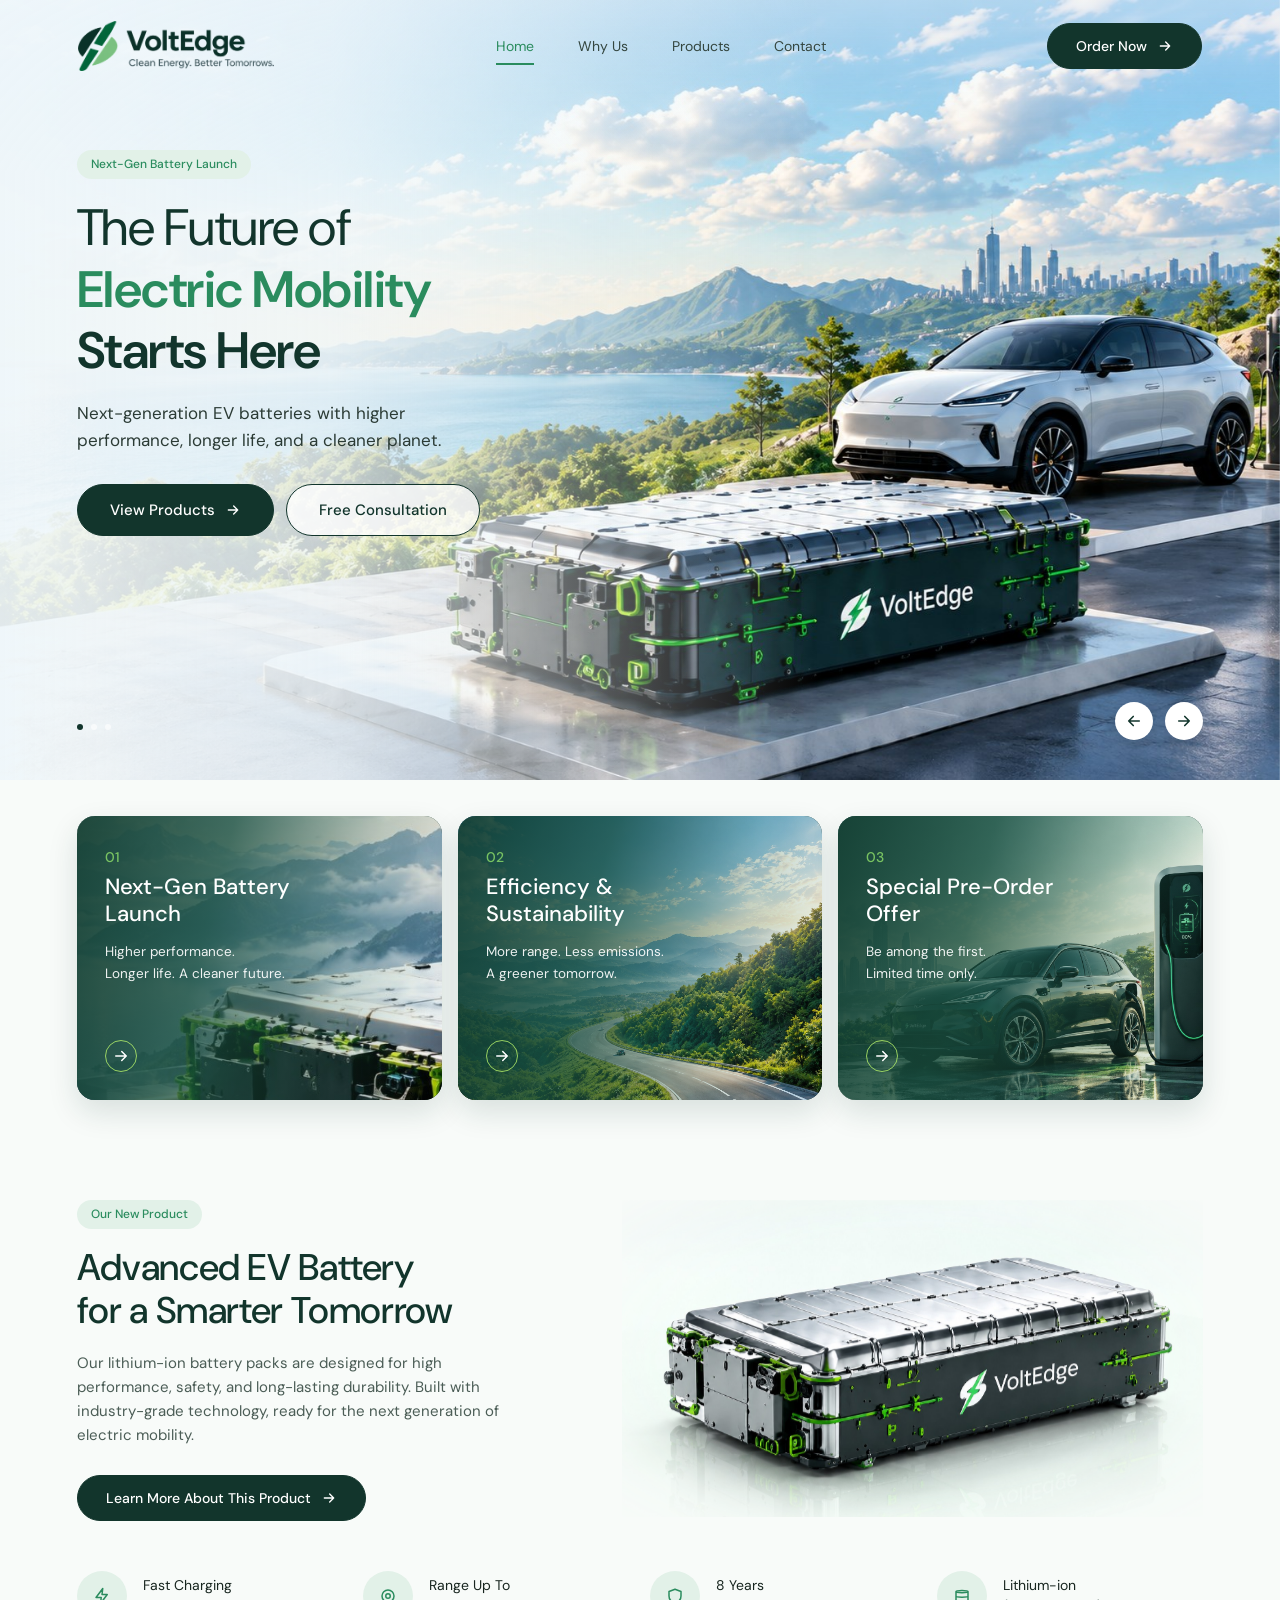
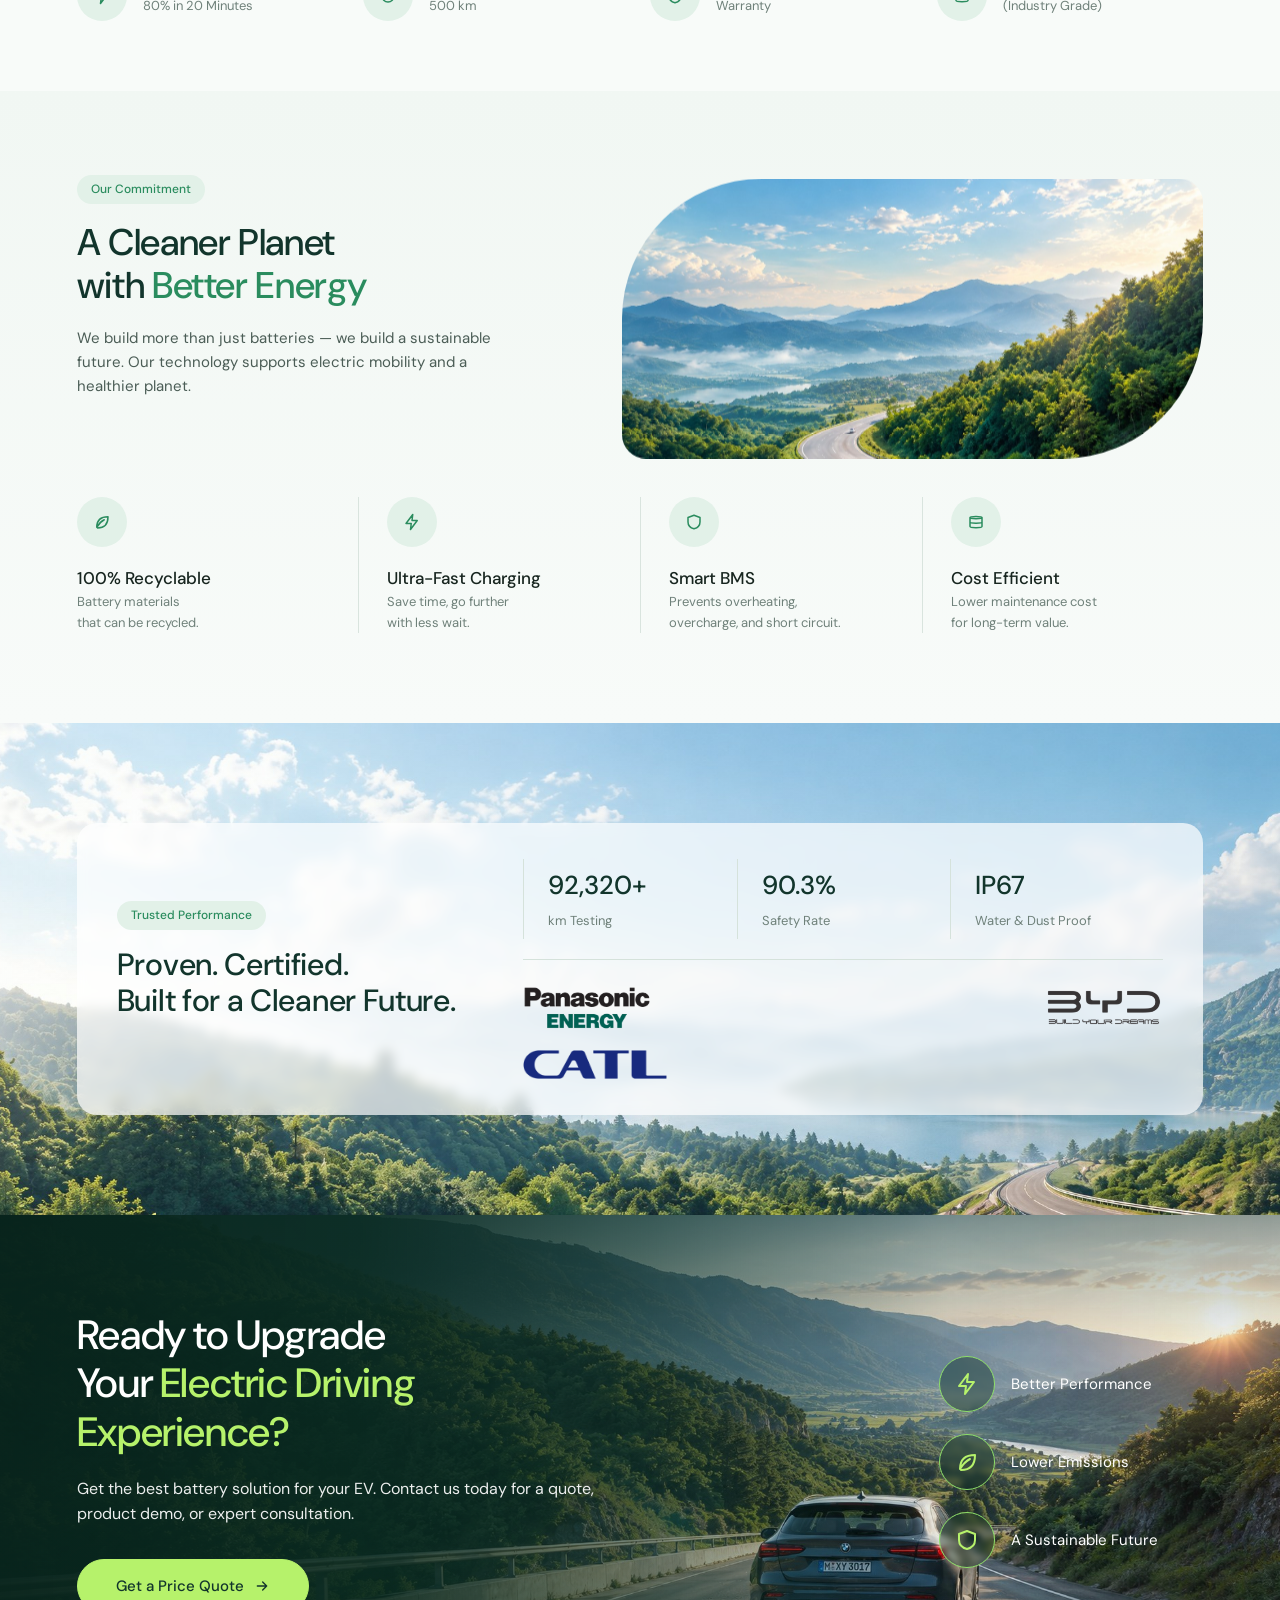
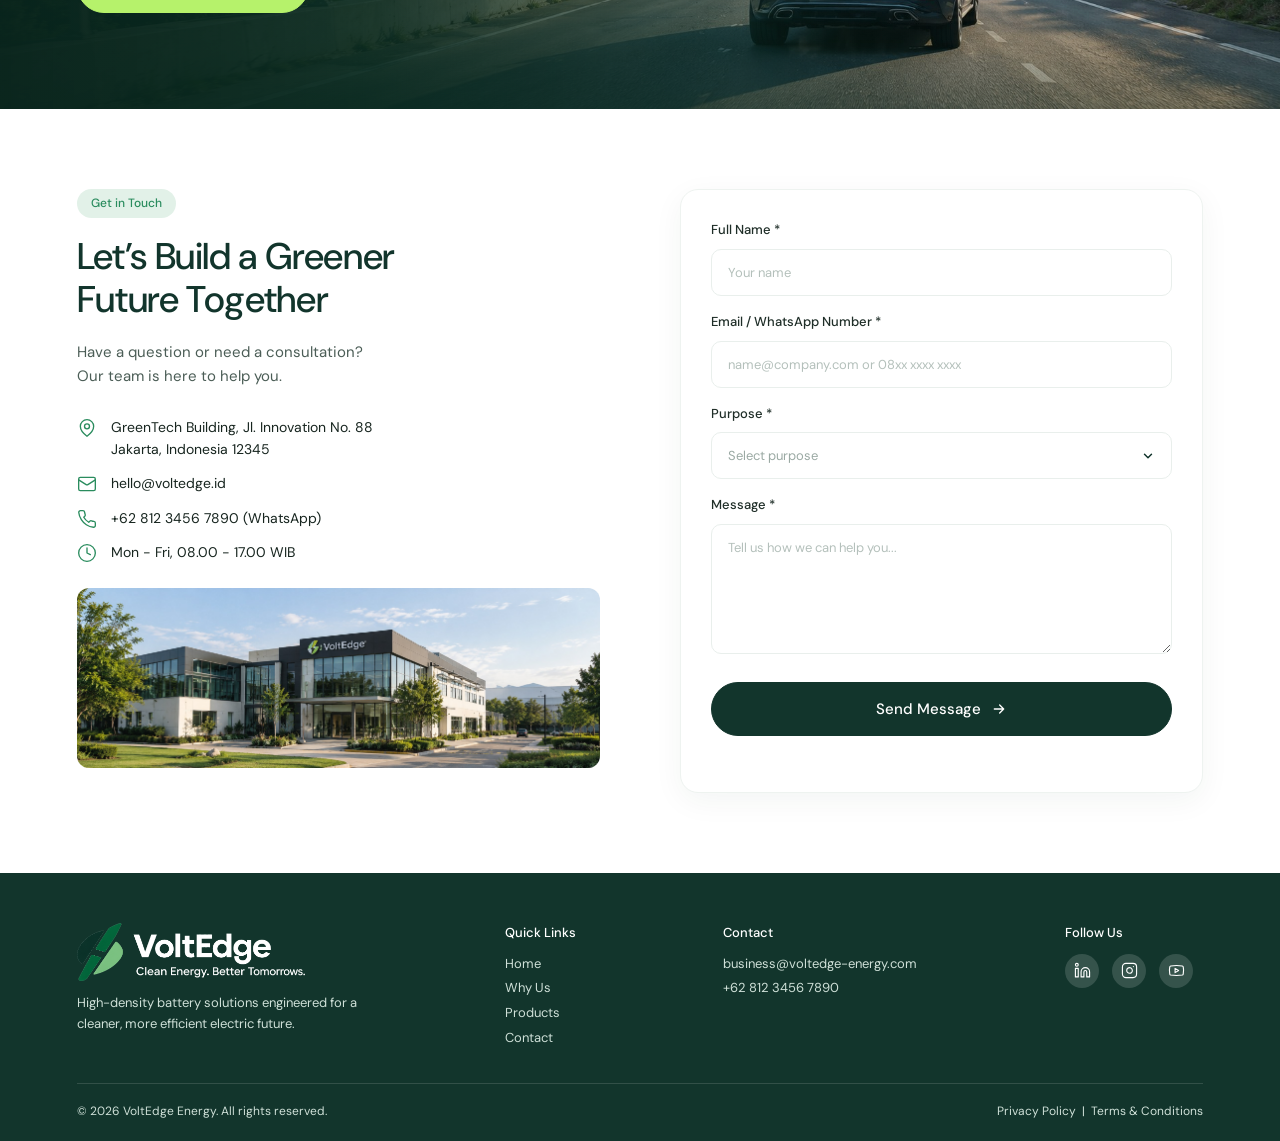
<file: index.html>
<!DOCTYPE html>
<html lang="en">

<head>
    <title>VoltEdge – Next-Gen EV Battery</title>
    <meta charset="utf-8">
    <meta name="viewport" content="width=device-width,initial-scale=1">
    <link href="https://fonts.googleapis.com/css2?family=DM+Sans:wght@400;500;600;700&family=Caveat:wght@500&display=swap" rel="stylesheet">
    <link rel="stylesheet" href="style.css">
</head>

<body>
    <svg width="0" height="0" style="position:absolute">
        <defs>
            <symbol id="bolt" viewBox="0 0 24 24">
                <path d="M13 2 4 14h7l-1 8 9-12h-7z" />
            </symbol>
            <symbol id="leaf" viewBox="0 0 24 24">
                <path d="M5 19C5 10 10 5 20 5c0 10-5 15-14 15M5 19c3-5 6-8 10-10" />
            </symbol>
            <symbol id="shield" viewBox="0 0 24 24">
                <path d="M12 3l8 3v6c0 5-4 8-8 9-4-1-8-4-8-9V6z" />
            </symbol>
            <symbol id="db" viewBox="0 0 24 24">
                <path d="M4 6c0-2 16-2 16 0s-16 2-16 0v6c0 2 16 2 16 0V6M4 12v6c0 2 16 2 16 0v-6" />
            </symbol>
            <symbol id="target" viewBox="0 0 24 24">
                <circle cx="12" cy="12" r="8" />
                <circle cx="12" cy="12" r="3" />
            </symbol>
            <symbol id="arr" viewBox="0 0 24 24">
                <path d="M5 12h14m-6-6 6 6-6 6" />
            </symbol>
            <symbol id="pin" viewBox="0 0 24 24">
                <path d="M20 10c0 6-8 12-8 12s-8-6-8-12a8 8 0 0 1 16 0Z" />
                <circle cx="12" cy="10" r="3" />
            </symbol>
            <symbol id="mail" viewBox="0 0 24 24">
                <rect width="20" height="16" x="2" y="4" rx="2" />
                <path d="m22 7-8.97 5.7a1.94 1.94 0 0 1-2.06 0L2 7" />
            </symbol>
            <symbol id="phone" viewBox="0 0 24 24">
                <path d="M22 16.92v3a2 2 0 0 1-2.18 2 19.79 19.79 0 0 1-8.63-3.07 19.5 19.5 0 0 1-6-6 19.79 19.79 0 0 1-3.07-8.67A2 2 0 0 1 4.11 2h3a2 2 0 0 1 2 1.72 12.84 12.84 0 0 0 .7 2.81 2 2 0 0 1-.45 2.11L8.09 9.91a16 16 0 0 0 6 6l1.27-1.27a2 2 0 0 1 2.11-.45 12.84 12.84 0 0 0 2.81.7A2 2 0 0 1 22 16.92z" />
            </symbol>
            <symbol id="clock" viewBox="0 0 24 24">
                <circle cx="12" cy="12" r="10" />
                <path d="M12 6v6l4 2" />
            </symbol>
            <symbol id="linkedin" viewBox="0 0 24 24">
                <path d="M16 8a6 6 0 0 1 6 6v7h-4v-7a2 2 0 0 0-2-2 2 2 0 0 0-2 2v7h-4v-7a6 6 0 0 1 6-6z" />
                <rect width="4" height="12" x="2" y="9" />
                <circle cx="4" cy="4" r="2" />
            </symbol>
            <symbol id="instagram" viewBox="0 0 24 24">
                <rect width="20" height="20" x="2" y="2" rx="5" />
                <path d="M16 11.37A4 4 0 1 1 12.63 8 4 4 0 0 1 16 11.37z" />
                <path d="M17.5 6.5h.01" />
            </symbol>
            <symbol id="youtube" viewBox="0 0 24 24">
                <path d="M2.5 17a24.12 24.12 0 0 1 0-10 2 2 0 0 1 1.4-1.4 49.56 49.56 0 0 1 16.2 0A2 2 0 0 1 21.5 7a24.12 24.12 0 0 1 0 10 2 2 0 0 1-1.4 1.4 49.55 49.55 0 0 1-16.2 0A2 2 0 0 1 2.5 17" />
                <path d="m10 15 5-3-5-3z" />
            </symbol>
        </defs>
    </svg>

    <header class="">
        <div class="container nav">
            <a class="logo" href="index.html">
                <img class="l1" src="images/logo.png" alt="VoltEdge – Clean Energy. Better Tomorrows.">
                <img class="l2" src="images/logo-light.png" alt="">
            </a>
            <button class="menu" aria-label="Menu">☰</button>
            <ul>
                <li><a href="index.html" class="on">Home</a></li>
                <li><a href="index.html#why">Why Us</a></li>
                <li><a href="product.html">Products</a></li>
                <li><a href="index.html#contact">Contact</a></li>
                <li class="m-cta"><a class="btn" href="index.html#contact">Order Now</a></li>
            </ul>
            <a class="btn" href="index.html#contact">Order Now <svg class="i"><use href="#arr" /></svg></a>
        </div>
    </header>

    <section class="hero">
        <div class="slide">
            <div class="vis" style="--img:url(images/hero.jpg)"></div>
            <div class="container">
                <span class="tag">Next-Gen Battery Launch</span>
                <h1>The Future of<br><span class="g">Electric Mobility</span><br><b>Starts Here</b></h1>
                <p>Next-generation EV batteries with higher performance, longer life, and a cleaner planet.</p>
                <div class="btns">
                    <a class="btn" href="product.html">View Products <svg class="i"><use href="#arr" /></svg></a>
                    <a class="btn out" href="#contact">Free Consultation</a>
                </div>
            </div>
        </div>
        <div class="slide">
            <div class="vis" style="--img:url(images/hero-fast.jpg);--sz:cover;--ps:50% 80%"></div>
            <div class="container">
                <span class="tag">Fast Charging</span>
                <h1>Charge <span class="g">80%</span> in Just 20 Minutes</h1>
                <p>Ultra-fast charging with Smart BMS protection for maximum safety.</p>
                <div class="btns">
                    <a class="btn" href="product.html">View Products <svg class="i"><use href="#arr" /></svg></a>
                    <a class="btn out" href="#contact">Free Consultation</a>
                </div>
            </div>
        </div>
        <div class="slide">
            <div class="vis" style="--img:url(images/hero-drive.jpg);--sz:cover;--ps:50% 60%;transform:scaleX(-1)"></div>
            <div class="container">
                <span class="tag">Pre-Order Offer</span>
                <h1>Be Among <span class="g">the First</span> to Drive Further</h1>
                <p>Limited-time pre-order for the newest VoltEdge battery pack.</p>
                <div class="btns">
                    <a class="btn" href="product.html">View Products <svg class="i"><use href="#arr" /></svg></a>
                    <a class="btn out" href="#contact">Free Consultation</a>
                </div>
            </div>
        </div>
        <div class="dots"></div>
        <div class="ctrl">
            <button id="prev" aria-label="Previous"><svg class="i"><use href="#arr" /></svg></button>
            <button id="next" aria-label="Next"><svg class="i"><use href="#arr" /></svg></button>
        </div>
    </section>

    <section class="container tiles">
        <a class="tile t1" href="product.html" style="--img:url(images/tile-battery.jpg)">
            <small>01</small>
            <b>Next-Gen Battery Launch</b>
            <span>Higher performance.<br>Longer life. A cleaner future.</span>
            <i class="go"><svg class="i"><use href="#arr" /></svg></i>
        </a>
        <a class="tile t2" href="product.html" style="--img:url(images/tile-road.jpg)">
            <small>02</small>
            <b>Efficiency &amp; Sustainability</b>
            <span>More range. Less emissions.<br>A greener tomorrow.</span>
            <i class="go"><svg class="i"><use href="#arr" /></svg></i>
        </a>
        <a class="tile t3" href="product.html" style="--img:url(images/tile-car.jpg)">
            <small>03</small>
            <b>Special Pre-Order Offer</b>
            <span>Be among the first.<br>Limited time only.</span>
            <i class="go"><svg class="i"><use href="#arr" /></svg></i>
        </a>
    </section>

    <section class="prod">
        <div class="container pg">
            <div>
                <span class="tag">Our New Product</span>
                <h2>Advanced EV Battery<br>for a Smarter Tomorrow</h2>
                <p class="lead">Our lithium-ion battery packs are designed for high performance, safety, and long-lasting durability. Built with industry-grade technology, ready for the next generation of electric mobility.</p>
                <a class="btn" href="product.html">Learn More About This Product <svg class="i"><use href="#arr" /></svg></a>
            </div>
            <img src="images/product.jpg" alt="VoltEdge EV battery pack">
        </div>
        <div class="container frow">
            <div class="ft">
                <span class="ico"><svg class="i"><use href="#bolt" /></svg></span>
                <div>Fast Charging<small>80% in 20 Minutes</small></div>
            </div>
            <div class="ft">
                <span class="ico"><svg class="i"><use href="#target" /></svg></span>
                <div>Range Up To<small>500 km</small></div>
            </div>
            <div class="ft">
                <span class="ico"><svg class="i"><use href="#shield" /></svg></span>
                <div>8 Years<small>Warranty</small></div>
            </div>
            <div class="ft">
                <span class="ico"><svg class="i"><use href="#db" /></svg></span>
                <div>Lithium-ion<small>(Industry Grade)</small></div>
            </div>
        </div>
    </section>

    <section id="why" class="why">
        <div class="container">
            <div class="pg">
                <div>
                    <span class="tag">Our Commitment</span>
                    <h2>A Cleaner Planet<br>with <span class="g">Better Energy</span></h2>
                    <p class="lead">We build more than just batteries — we build a sustainable future. Our technology supports electric mobility and a healthier planet.</p>
                </div>
                <img class="blob" src="images/tile-road.jpg" alt="Green road landscape">
            </div>
            <div class="cms">
                <div class="cm">
                    <span class="ico"><svg class="i"><use href="#leaf" /></svg></span>
                    <b>100% Recyclable</b>
                    <p>Battery materials<br>that can be recycled.</p>
                </div>
                <div class="cm">
                    <span class="ico"><svg class="i"><use href="#bolt" /></svg></span>
                    <b>Ultra-Fast Charging</b>
                    <p>Save time, go further<br>with less wait.</p>
                </div>
                <div class="cm">
                    <span class="ico"><svg class="i"><use href="#shield" /></svg></span>
                    <b>Smart BMS</b>
                    <p>Prevents overheating,<br>overcharge, and short circuit.</p>
                </div>
                <div class="cm">
                    <span class="ico"><svg class="i"><use href="#db" /></svg></span>
                    <b>Cost Efficient</b>
                    <p>Lower maintenance cost<br>for long-term value.</p>
                </div>
            </div>
        </div>
    </section>

    <section class="qual">
        <div class="container qbox">
            <div>
                <span class="tag">Trusted Performance</span>
                <h2 class="s">Proven. Certified.<br>Built for a Cleaner Future.</h2>
            </div>
            <div>
                <div class="stats">
                    <div><strong>100,000+</strong><span>km Testing</span></div>
                    <div><strong>99.9%</strong><span>Safety Rate</span></div>
                    <div><strong>IP67</strong><span>Water &amp; Dust Proof</span></div>
                </div>
                <div class="certs partners">
                    <img src="images/logo-panasonic.png" alt="Panasonic Energy" style="--w:128px">
                    <img src="images/logo-lg.png" alt="LG Energy Solution" style="--w:200px">
                    <img src="images/logo-byd.png" alt="BYD – Build Your Dreams" style="--w:118px">
                    <img src="images/logo-catl.png" alt="CATL" style="--w:144px">
                </div>
            </div>
        </div>
    </section>

    <section class="cta">
        <div class="cvis" style="--img:url(images/cta-bg.jpg)"></div>
        <div class="container cg">
            <div>
                <h2>Ready to Upgrade<br>Your <span class="g">Electric Driving<br>Experience?</span></h2>
                <p>Get the best battery solution for your EV. Contact us today for a quote, product demo, or expert consultation.</p>
                <a class="btn lime" href="index.html#contact">Get a Price Quote <svg class="i"><use href="#arr" /></svg></a>
            </div>
            <div class="bns">
                <div class="bn"><span class="ico"><svg class="i"><use href="#bolt" /></svg></span>Better Performance</div>
                <div class="bn"><span class="ico"><svg class="i"><use href="#leaf" /></svg></span>Lower Emissions</div>
                <div class="bn"><span class="ico"><svg class="i"><use href="#shield" /></svg></span>A Sustainable Future</div>
            </div>
        </div>
    </section>

    <section id="contact" class="csec">
        <div class="container contact">
            <div>
                <span class="tag">Get in Touch</span>
                <h2>Let’s Build a Greener<br>Future Together</h2>
                <p class="lead">Have a question or need a consultation?<br>Our team is here to help you.</p>
                <ul class="info">
                    <li><svg class="i ci"><use href="#pin" /></svg><span>GreenTech Building, Jl. Innovation No. 88<br>Jakarta, Indonesia 12345</span></li>
                    <li><svg class="i ci"><use href="#mail" /></svg><span>hello@voltedge.id</span></li>
                    <li><svg class="i ci"><use href="#phone" /></svg><span>+62 812 3456 7890 (WhatsApp)</span></li>
                    <li><svg class="i ci"><use href="#clock" /></svg><span>Mon - Fri, 08.00 - 17.00 WIB</span></li>
                </ul>
                <img class="office" src="images/office.jpg" alt="VoltEdge office">
            </div>
            <form id="form">
                <label for="n">Full Name *</label>
                <input id="n" required placeholder="Your name">
                <label for="e">Email / WhatsApp Number *</label>
                <input id="e" required placeholder="name@company.com or 08xx xxxx xxxx">
                <label for="k">Purpose *</label>
                <select id="k" required>
                    <option value="">Select purpose</option>
                    <option>Get a quote</option>
                    <option>Request technical datasheet</option>
                    <option>Product demo</option>
                    <option>Consultation</option>
                </select>
                <label for="p">Message *</label>
                <textarea id="p" required placeholder="Tell us how we can help you..."></textarea>
                <button class="btn" type="submit">Send Message <svg class="i"><use href="#arr" /></svg></button>
                <p id="msg" role="status"></p>
            </form>
        </div>
    </section>

    <footer>
        <div class="container">
            <div class="fg">
                <div class="fb">
                    <a class="logo" href="index.html"><img src="images/logo-light.png" alt="VoltEdge – Clean Energy. Better Tomorrows."></a>
                    <p>High-density battery solutions engineered for a cleaner, more efficient electric future.</p>
                </div>
                <div>
                    <h4>Quick Links</h4>
                    <ul>
                        <li><a href="index.html">Home</a></li>
                        <li><a href="index.html#why">Why Us</a></li>
                        <li><a href="product.html">Products</a></li>
                        <li><a href="index.html#contact">Contact</a></li>
                    </ul>
                </div>
                <div>
                    <h4>Contact</h4>
                    <ul>
                        <li><a href="mailto:business@voltedge-energy.com">business@voltedge-energy.com</a></li>
                        <li>+62 812 3456 7890</li>
                    </ul>
                </div>
                <div>
                    <h4>Follow Us</h4>
                    <a class="soc" href="#" aria-label="LinkedIn"><svg class="i ci"><use href="#linkedin" /></svg></a>
                    <a class="soc" href="#" aria-label="Instagram"><svg class="i ci"><use href="#instagram" /></svg></a>
                    <a class="soc" href="#" aria-label="YouTube"><svg class="i ci"><use href="#youtube" /></svg></a>
                </div>
            </div>
            <div class="copy">
                <span>© 2026 VoltEdge Energy. All rights reserved.</span>
                <span>Privacy Policy &nbsp;|&nbsp; Terms &amp; Conditions</span>
            </div>
        </div>
    </footer>
    <script src="script.js"></script>
</body>
</html>
</file>
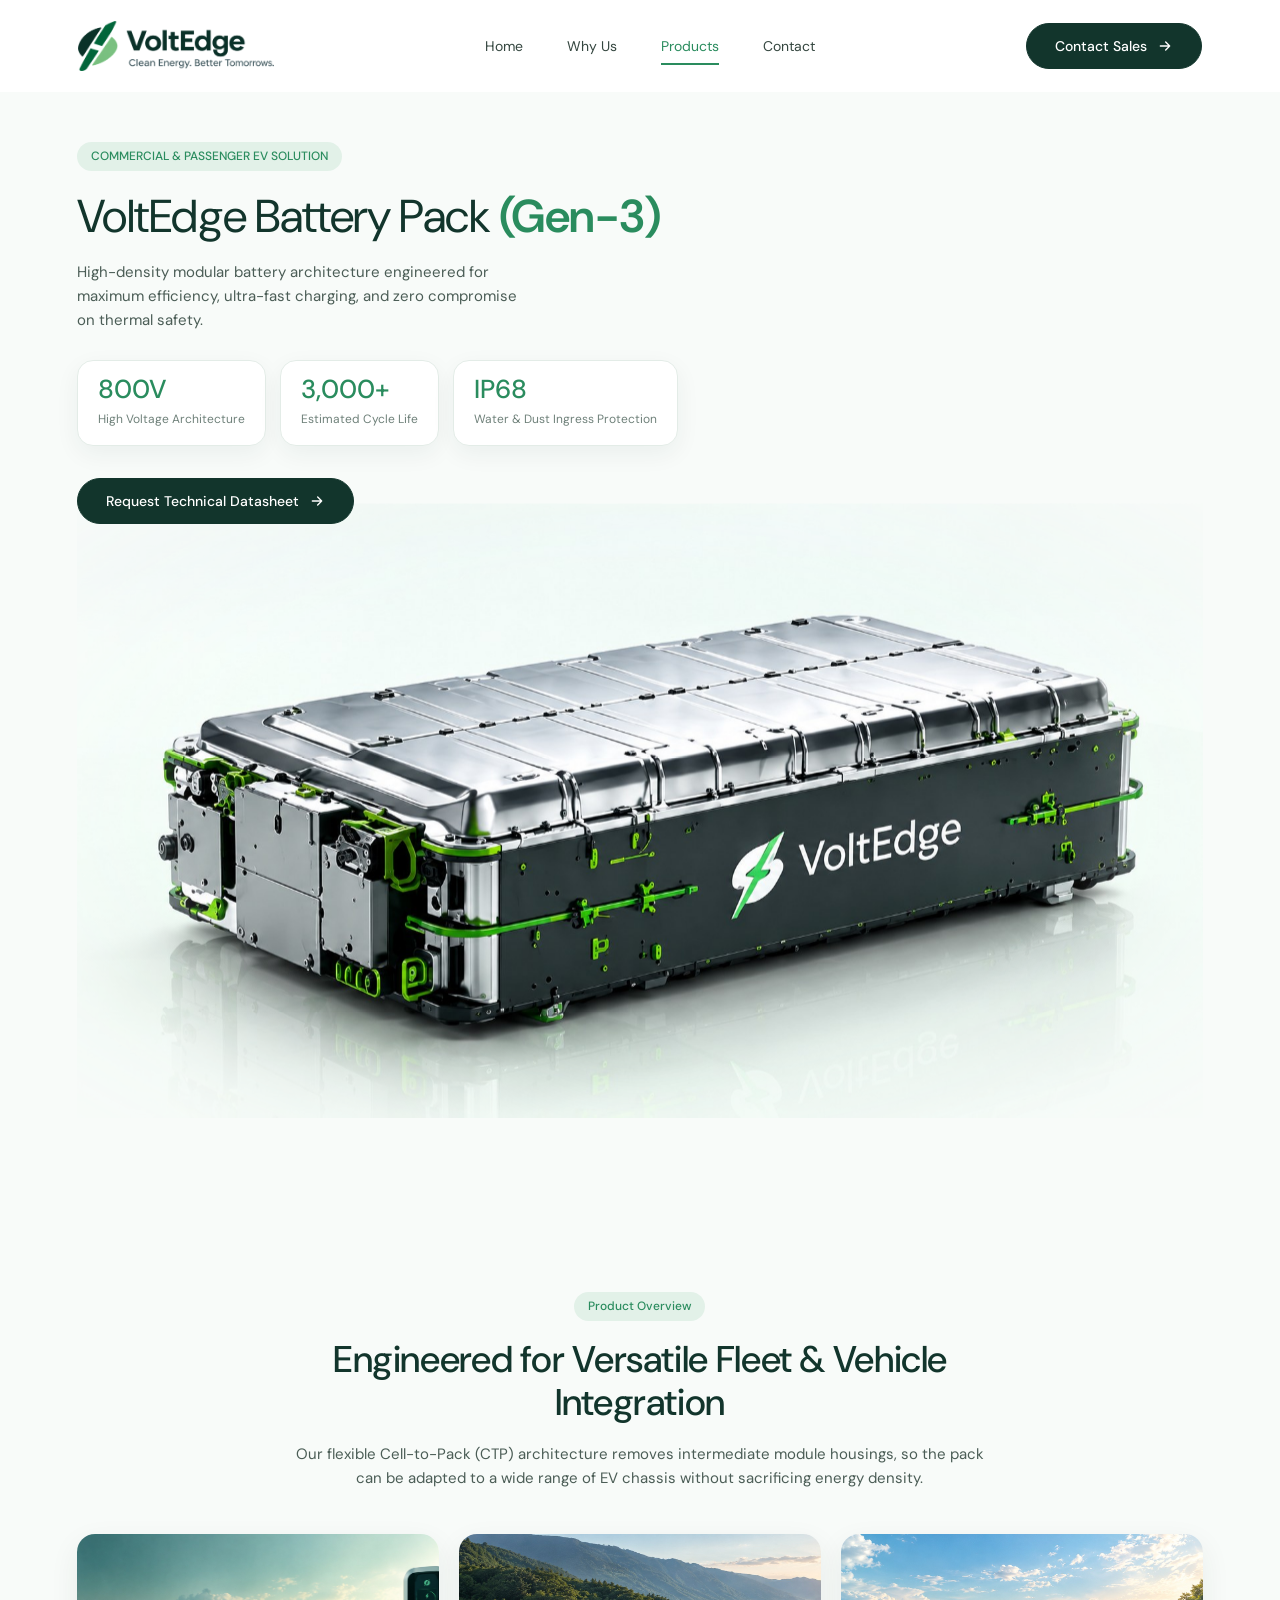
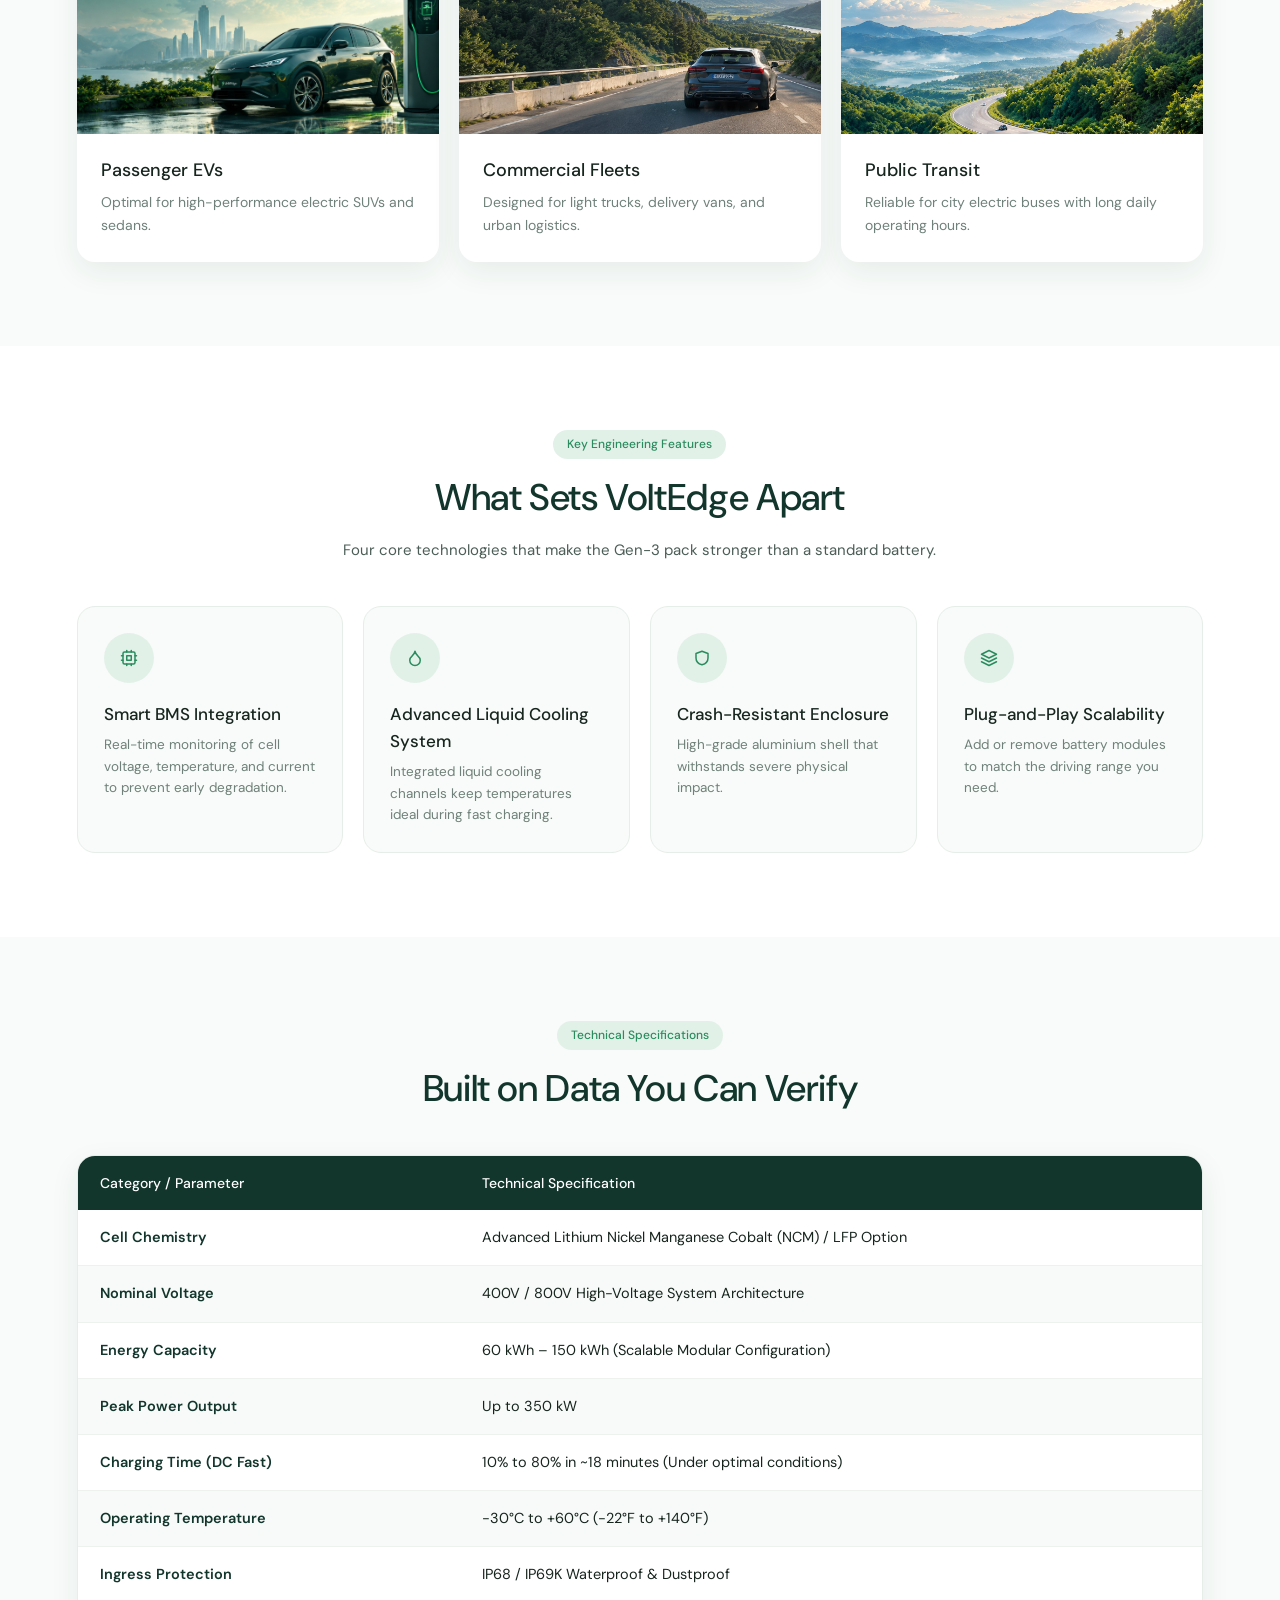
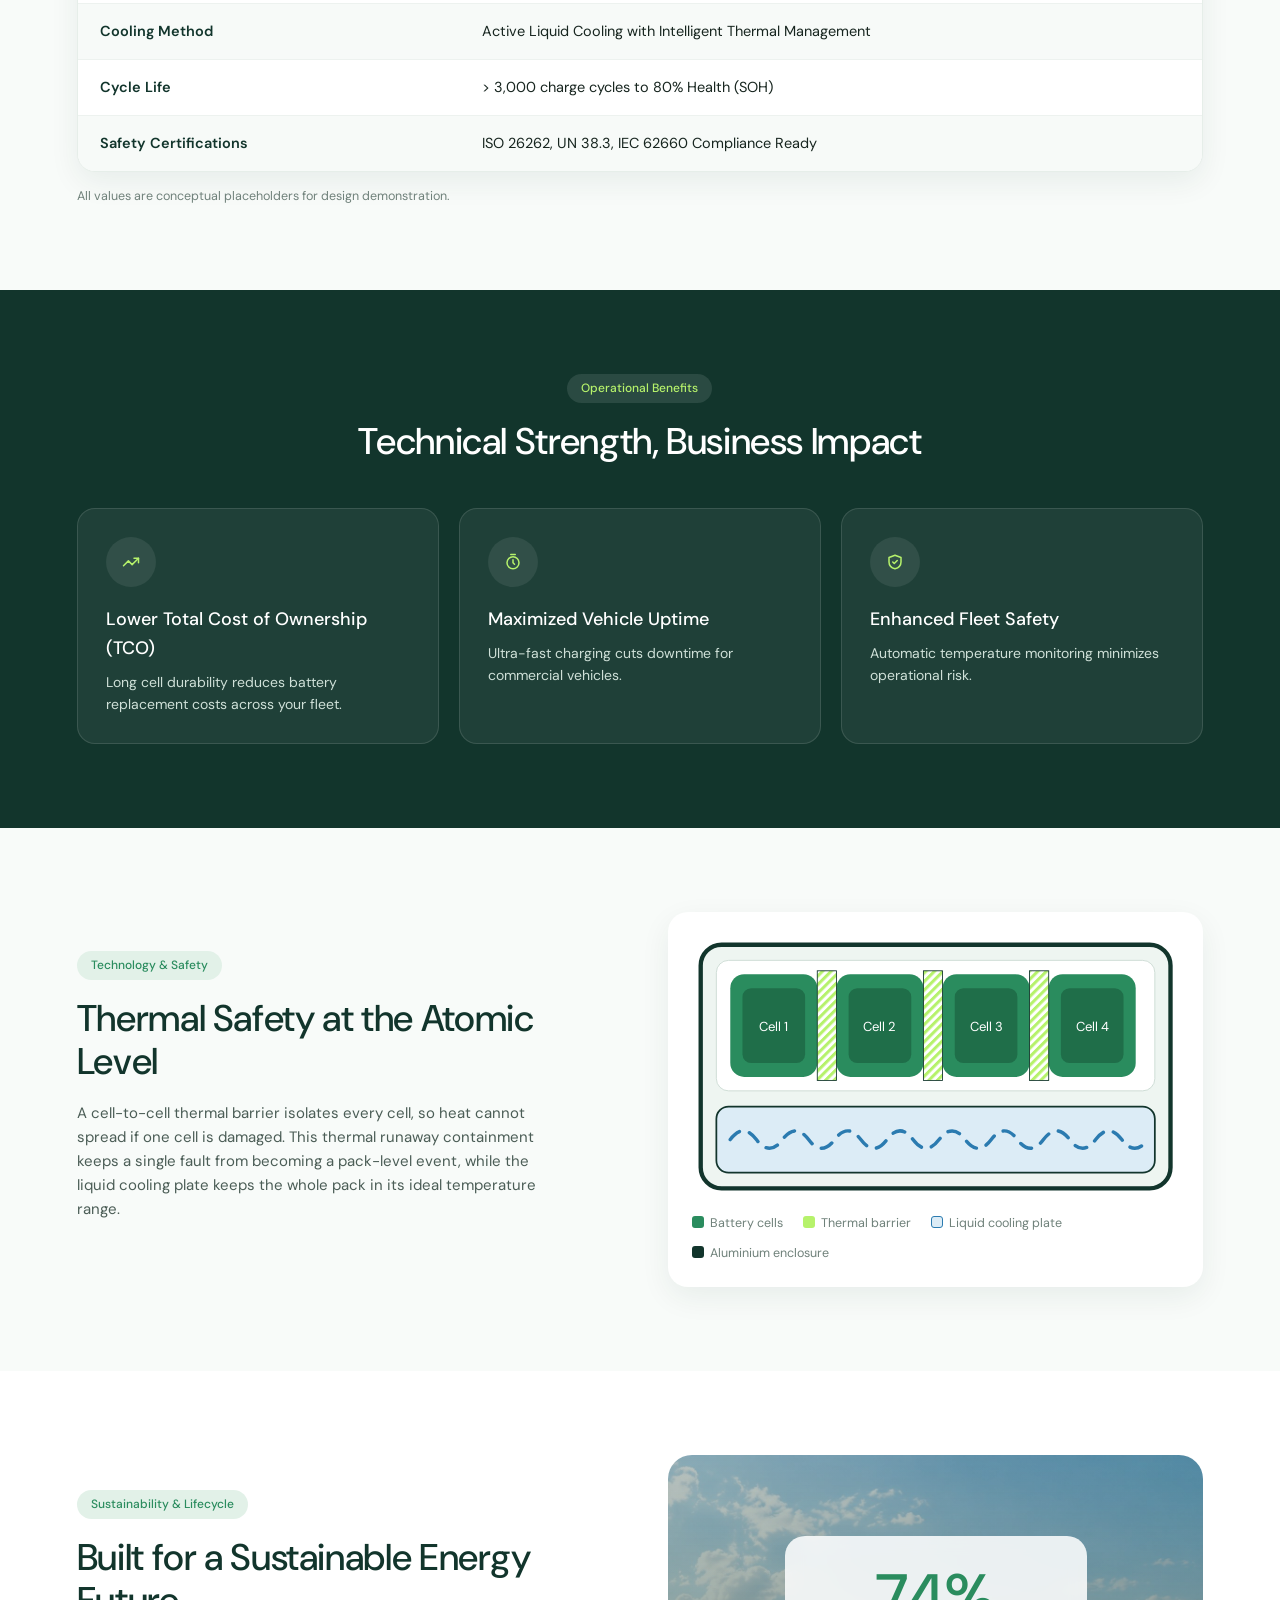
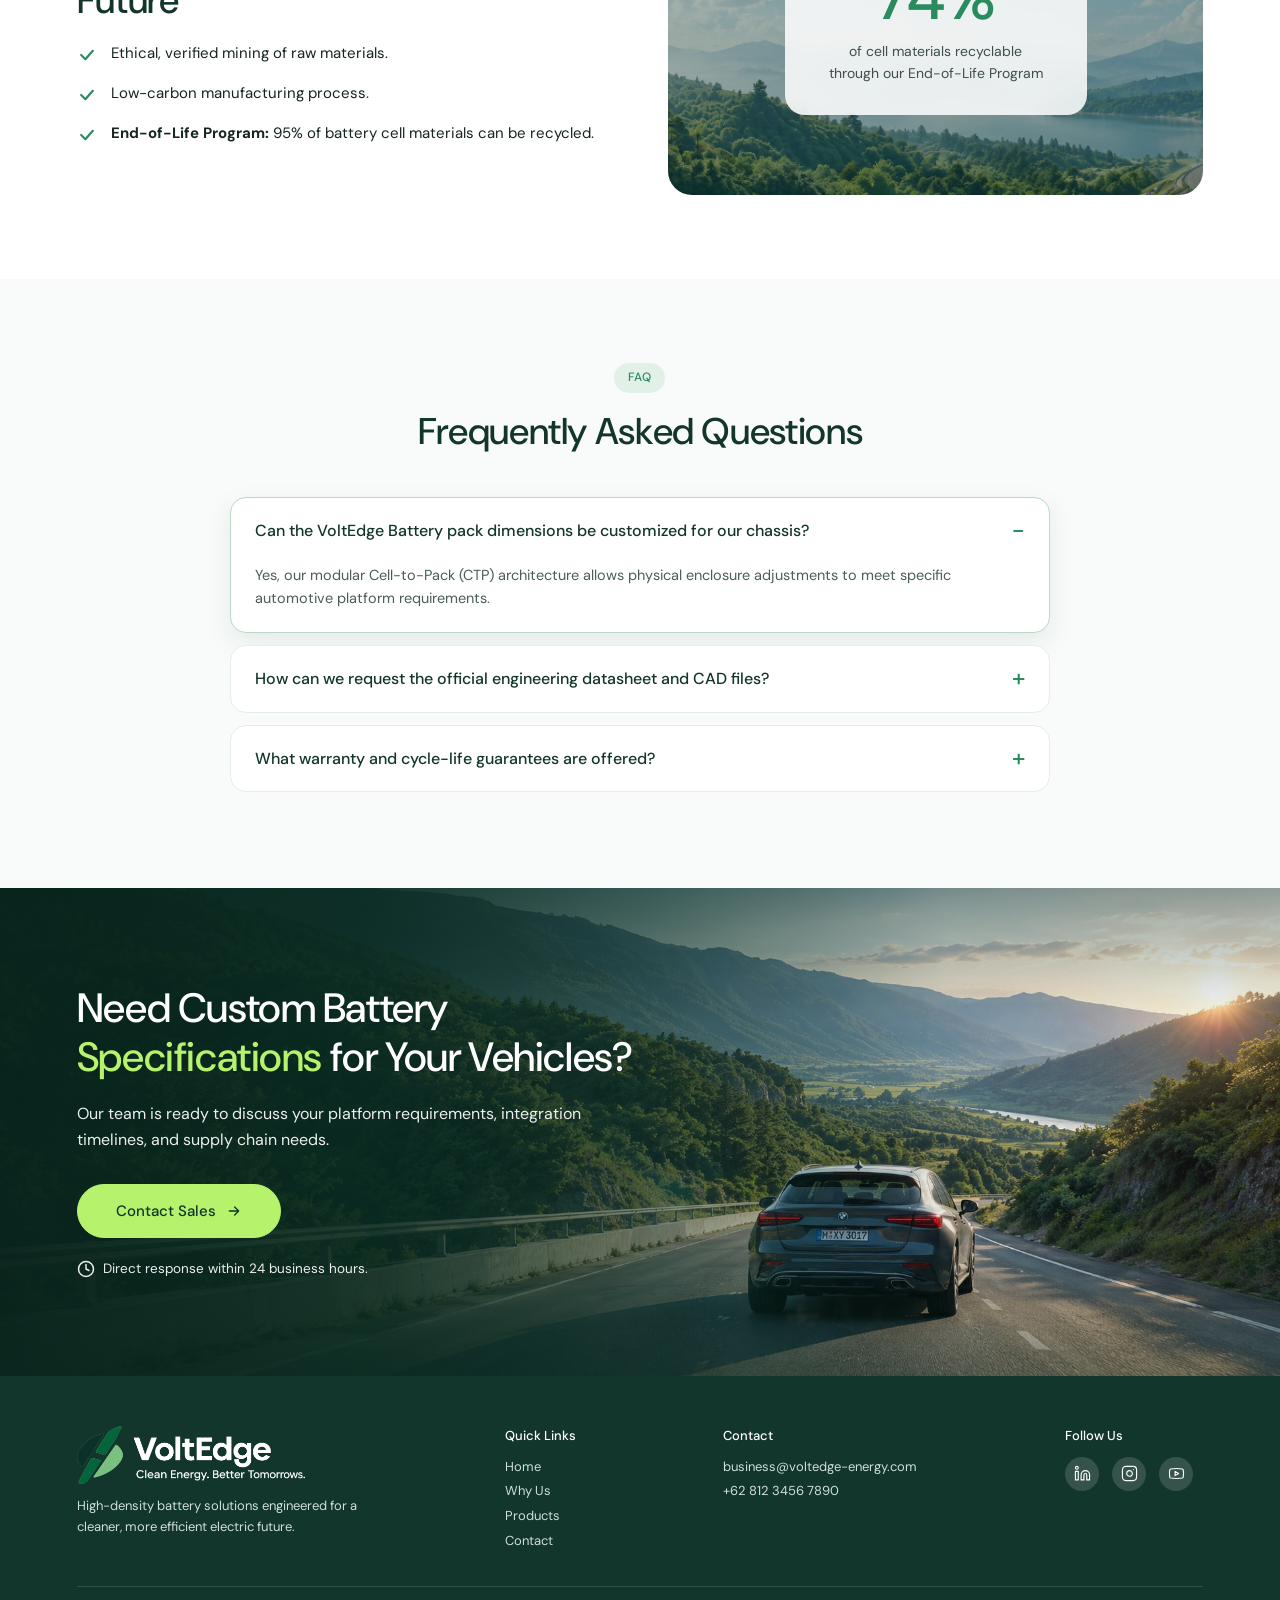
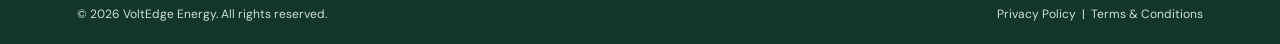
<file: product.html>
<!DOCTYPE html>
<html lang="en">

<head>
    <title>VoltEdge Battery Pack (Gen-3) – VoltEdge</title>
    <meta name="description" content="VoltEdge Battery Pack Gen-3: 800V modular battery architecture with liquid cooling, IP68 protection and 3,000+ cycle life.">
    <meta charset="utf-8">
    <meta name="viewport" content="width=device-width,initial-scale=1">
    <link href="https://fonts.googleapis.com/css2?family=DM+Sans:wght@400;500;600;700&family=Caveat:wght@500&display=swap" rel="stylesheet">
    <link rel="stylesheet" href="style.css">
</head>

<body class="inner">
    <svg width="0" height="0" style="position:absolute">
        <defs>
            <symbol id="bolt" viewBox="0 0 24 24">
                <path d="M13 2 4 14h7l-1 8 9-12h-7z" />
            </symbol>
            <symbol id="leaf" viewBox="0 0 24 24">
                <path d="M5 19C5 10 10 5 20 5c0 10-5 15-14 15M5 19c3-5 6-8 10-10" />
            </symbol>
            <symbol id="shield" viewBox="0 0 24 24">
                <path d="M12 3l8 3v6c0 5-4 8-8 9-4-1-8-4-8-9V6z" />
            </symbol>
            <symbol id="db" viewBox="0 0 24 24">
                <path d="M4 6c0-2 16-2 16 0s-16 2-16 0v6c0 2 16 2 16 0V6M4 12v6c0 2 16 2 16 0v-6" />
            </symbol>
            <symbol id="target" viewBox="0 0 24 24">
                <circle cx="12" cy="12" r="8" />
                <circle cx="12" cy="12" r="3" />
            </symbol>
            <symbol id="arr" viewBox="0 0 24 24">
                <path d="M5 12h14m-6-6 6 6-6 6" />
            </symbol>
            <symbol id="pin" viewBox="0 0 24 24">
                <path d="M20 10c0 6-8 12-8 12s-8-6-8-12a8 8 0 0 1 16 0Z" />
                <circle cx="12" cy="10" r="3" />
            </symbol>
            <symbol id="mail" viewBox="0 0 24 24">
                <rect width="20" height="16" x="2" y="4" rx="2" />
                <path d="m22 7-8.97 5.7a1.94 1.94 0 0 1-2.06 0L2 7" />
            </symbol>
            <symbol id="phone" viewBox="0 0 24 24">
                <path d="M22 16.92v3a2 2 0 0 1-2.18 2 19.79 19.79 0 0 1-8.63-3.07 19.5 19.5 0 0 1-6-6 19.79 19.79 0 0 1-3.07-8.67A2 2 0 0 1 4.11 2h3a2 2 0 0 1 2 1.72 12.84 12.84 0 0 0 .7 2.81 2 2 0 0 1-.45 2.11L8.09 9.91a16 16 0 0 0 6 6l1.27-1.27a2 2 0 0 1 2.11-.45 12.84 12.84 0 0 0 2.81.7A2 2 0 0 1 22 16.92z" />
            </symbol>
            <symbol id="clock" viewBox="0 0 24 24">
                <circle cx="12" cy="12" r="10" />
                <path d="M12 6v6l4 2" />
            </symbol>
            <symbol id="linkedin" viewBox="0 0 24 24">
                <path d="M16 8a6 6 0 0 1 6 6v7h-4v-7a2 2 0 0 0-2-2 2 2 0 0 0-2 2v7h-4v-7a6 6 0 0 1 6-6z" />
                <rect width="4" height="12" x="2" y="9" />
                <circle cx="4" cy="4" r="2" />
            </symbol>
            <symbol id="instagram" viewBox="0 0 24 24">
                <rect width="20" height="20" x="2" y="2" rx="5" />
                <path d="M16 11.37A4 4 0 1 1 12.63 8 4 4 0 0 1 16 11.37z" />
                <path d="M17.5 6.5h.01" />
            </symbol>
            <symbol id="youtube" viewBox="0 0 24 24">
                <path d="M2.5 17a24.12 24.12 0 0 1 0-10 2 2 0 0 1 1.4-1.4 49.56 49.56 0 0 1 16.2 0A2 2 0 0 1 21.5 7a24.12 24.12 0 0 1 0 10 2 2 0 0 1-1.4 1.4 49.55 49.55 0 0 1-16.2 0A2 2 0 0 1 2.5 17" />
                <path d="m10 15 5-3-5-3z" />
            </symbol>
            <symbol id="cpu" viewBox="0 0 24 24">
                <rect x="4" y="4" width="16" height="16" rx="2" />
                <rect x="9" y="9" width="6" height="6" />
                <path d="M15 2v2M15 20v2M2 15h2M2 9h2M20 15h2M20 9h2M9 2v2M9 20v2" />
            </symbol>
            <symbol id="drop" viewBox="0 0 24 24">
                <path d="M12 22a7 7 0 0 0 7-7c0-2-1-3.9-3-5.5s-3.5-4-4-6.5c-.5 2.5-2 4.9-4 6.5C6 11.1 5 13 5 15a7 7 0 0 0 7 7z" />
            </symbol>
            <symbol id="layers" viewBox="0 0 24 24">
                <path d="m12 2 10 5-10 5L2 7z" />
                <path d="m2 17 10 5 10-5" />
                <path d="m2 12 10 5 10-5" />
            </symbol>
            <symbol id="trend" viewBox="0 0 24 24">
                <path d="M22 7l-8.5 8.5-5-5L2 17" />
                <path d="M16 7h6v6" />
            </symbol>
            <symbol id="timer" viewBox="0 0 24 24">
                <circle cx="12" cy="13" r="8" />
                <path d="M12 9v4l2 2M9 2h6" />
            </symbol>
            <symbol id="shieldc" viewBox="0 0 24 24">
                <path d="M12 3l8 3v6c0 5-4 8-8 9-4-1-8-4-8-9V6z" />
                <path d="m9 12 2 2 4-4" />
            </symbol>
            <symbol id="check" viewBox="0 0 24 24">
                <path d="m5 12 5 5 9-10" />
            </symbol>
        </defs>
    </svg>

    <header class="solid">
        <div class="container nav">
            <a class="logo" href="index.html">
                <img class="l1" src="images/logo.png" alt="VoltEdge – Clean Energy. Better Tomorrows.">
                <img class="l2" src="images/logo-light.png" alt="">
            </a>
            <button class="menu" aria-label="Menu">☰</button>
            <ul>
                <li><a href="index.html">Home</a></li>
                <li><a href="index.html#why">Why Us</a></li>
                <li><a href="product.html" class="on">Products</a></li>
                <li><a href="index.html#contact">Contact</a></li>
                <li class="m-cta"><a class="btn" href="index.html#contact">Contact Sales</a></li>
            </ul>
            <a class="btn" href="index.html#contact">Contact Sales <svg class="i"><use href="#arr" /></svg></a>
        </div>
    </header>

    <section class="container phero">
        <div>
            <span class="tag">COMMERCIAL &amp; PASSENGER EV SOLUTION</span>
            <h1 class="s2">VoltEdge Battery Pack <span class="g">(Gen-3)</span></h1>
            <p class="lead" style="margin-top:16px">High-density modular battery architecture engineered for maximum efficiency, ultra-fast charging, and zero compromise on thermal safety.</p>
            <div class="pstats">
                <div class="pstat"><strong>800V</strong><span>High Voltage Architecture</span></div>
                <div class="pstat"><strong>3,000+</strong><span>Estimated Cycle Life</span></div>
                <div class="pstat"><strong>IP68</strong><span>Water &amp; Dust Ingress Protection</span></div>
            </div>
            <div class="btns">
                <a class="btn" href="index.html#contact" data-purpose="Request technical datasheet">Request Technical Datasheet <svg class="i"><use href="#arr" /></svg></a>
            </div>
        </div>
        <img src="images/product.jpg" alt="VoltEdge Battery Pack Gen-3, isometric view">
    </section>

    <section class="psec">
        <div class="container">
            <div class="sec-h">
                <span class="tag">Product Overview</span>
                <h2>Engineered for Versatile Fleet &amp; Vehicle Integration</h2>
                <p>Our flexible Cell-to-Pack (CTP) architecture removes intermediate module housings, so the pack can be adapted to a wide range of EV chassis without sacrificing energy density.</p>
            </div>
            <div class="apps">
                <article class="app">
                    <div class="im" style="--img:url(images/tile-car.jpg)" role="img" aria-label="Passenger EVs"></div>
                    <div class="b">
                        <b>Passenger EVs</b>
                        <p>Optimal for high-performance electric SUVs and sedans.</p>
                    </div>
                </article>
                <article class="app">
                    <div class="im" style="--img:url(images/cta-bg.jpg)" role="img" aria-label="Commercial Fleets"></div>
                    <div class="b">
                        <b>Commercial Fleets</b>
                        <p>Designed for light trucks, delivery vans, and urban logistics.</p>
                    </div>
                </article>
                <article class="app">
                    <div class="im" style="--img:url(images/tile-road.jpg)" role="img" aria-label="Public Transit"></div>
                    <div class="b">
                        <b>Public Transit</b>
                        <p>Reliable for city electric buses with long daily operating hours.</p>
                    </div>
                </article>
            </div>
        </div>
    </section>

    <section class="psec alt">
        <div class="container">
            <div class="sec-h">
                <span class="tag">Key Engineering Features</span>
                <h2>What Sets VoltEdge Apart</h2>
                <p>Four core technologies that make the Gen-3 pack stronger than a standard battery.</p>
            </div>
            <div class="f4">
                <div class="fcard">
                    <span class="ico"><svg class="i"><use href="#cpu" /></svg></span>
                    <b>Smart BMS Integration</b>
                    <p>Real-time monitoring of cell voltage, temperature, and current to prevent early degradation.</p>
                </div>
                <div class="fcard">
                    <span class="ico"><svg class="i"><use href="#drop" /></svg></span>
                    <b>Advanced Liquid Cooling System</b>
                    <p>Integrated liquid cooling channels keep temperatures ideal during fast charging.</p>
                </div>
                <div class="fcard">
                    <span class="ico"><svg class="i"><use href="#shield" /></svg></span>
                    <b>Crash-Resistant Enclosure</b>
                    <p>High-grade aluminium shell that withstands severe physical impact.</p>
                </div>
                <div class="fcard">
                    <span class="ico"><svg class="i"><use href="#layers" /></svg></span>
                    <b>Plug-and-Play Scalability</b>
                    <p>Add or remove battery modules to match the driving range you need.</p>
                </div>
            </div>
        </div>
    </section>

    <section class="psec">
        <div class="container">
            <div class="sec-h">
                <span class="tag">Technical Specifications</span>
                <h2>Built on Data You Can Verify</h2>
            </div>
            <div class="tbl">
                <table>
                    <thead>
                        <tr>
                            <th scope="col">Category / Parameter</th>
                            <th scope="col">Technical Specification</th>
                        </tr>
                    </thead>
                    <tbody>
                        <tr>
                            <td>Cell Chemistry</td>
                            <td>Advanced Lithium Nickel Manganese Cobalt (NCM) / LFP Option</td>
                        </tr>
                        <tr>
                            <td>Nominal Voltage</td>
                            <td>400V / 800V High-Voltage System Architecture</td>
                        </tr>
                        <tr>
                            <td>Energy Capacity</td>
                            <td>60 kWh – 150 kWh (Scalable Modular Configuration)</td>
                        </tr>
                        <tr>
                            <td>Peak Power Output</td>
                            <td>Up to 350 kW</td>
                        </tr>
                        <tr>
                            <td>Charging Time (DC Fast)</td>
                            <td>10% to 80% in ~18 minutes (Under optimal conditions)</td>
                        </tr>
                        <tr>
                            <td>Operating Temperature</td>
                            <td>-30°C to +60°C (-22°F to +140°F)</td>
                        </tr>
                        <tr>
                            <td>Ingress Protection</td>
                            <td>IP68 / IP69K Waterproof &amp; Dustproof</td>
                        </tr>
                        <tr>
                            <td>Cooling Method</td>
                            <td>Active Liquid Cooling with Intelligent Thermal Management</td>
                        </tr>
                        <tr>
                            <td>Cycle Life</td>
                            <td>&gt; 3,000 charge cycles to 80% Health (SOH)</td>
                        </tr>
                        <tr>
                            <td>Safety Certifications</td>
                            <td>ISO 26262, UN 38.3, IEC 62660 Compliance Ready</td>
                        </tr>
                    </tbody>
                </table>
            </div>
            <p class="note">All values are conceptual placeholders for design demonstration.</p>
        </div>
    </section>

    <section class="band">
        <div class="container">
            <div class="sec-h">
                <span class="tag">Operational Benefits</span>
                <h2>Technical Strength, Business Impact</h2>
            </div>
            <div class="bens">
                <div class="ben">
                    <span class="ico"><svg class="i"><use href="#trend" /></svg></span>
                    <b>Lower Total Cost of Ownership (TCO)</b>
                    <p>Long cell durability reduces battery replacement costs across your fleet.</p>
                </div>
                <div class="ben">
                    <span class="ico"><svg class="i"><use href="#timer" /></svg></span>
                    <b>Maximized Vehicle Uptime</b>
                    <p>Ultra-fast charging cuts downtime for commercial vehicles.</p>
                </div>
                <div class="ben">
                    <span class="ico"><svg class="i"><use href="#shieldc" /></svg></span>
                    <b>Enhanced Fleet Safety</b>
                    <p>Automatic temperature monitoring minimizes operational risk.</p>
                </div>
            </div>
        </div>
    </section>

    <section class="psec">
        <div class="container tech">
            <div>
                <span class="tag">Technology &amp; Safety</span>
                <h2>Thermal Safety at the Atomic Level</h2>
                <p class="lead" style="max-width:480px">A cell-to-cell thermal barrier isolates every cell, so heat cannot spread if one cell is damaged. This thermal runaway containment keeps a single fault from becoming a pack-level event, while the liquid cooling plate keeps the whole pack in its ideal temperature range.</p>
            </div>
            <div class="diagram">
                <svg viewBox="0 0 560 300" role="img" aria-label="Cross-section of a VoltEdge battery pack showing cells, thermal barriers and liquid cooling">
                    <defs>
                        <pattern id="hatch" width="7" height="7" patternUnits="userSpaceOnUse" patternTransform="rotate(45)">
                            <rect width="3.5" height="7" fill="#b6f26b" />
                        </pattern>
                    </defs>
                    <rect x="10" y="10" width="540" height="280" rx="24" fill="#eef5f1" stroke="#12352c" stroke-width="5" />
                    <rect x="28" y="28" width="504" height="150" rx="14" fill="#fff" stroke="#c9d9d1" />
                    <rect x="44" y="44" width="100" height="118" rx="16" fill="#2a8c5e" />
                    <rect x="58" y="60" width="72" height="86" rx="10" fill="#1f6e49" />
                    <text x="94" y="109" text-anchor="middle" fill="#fff" font-size="15" font-family="DM Sans,sans-serif">Cell 1</text>
                    <rect x="166" y="44" width="100" height="118" rx="16" fill="#2a8c5e" />
                    <rect x="180" y="60" width="72" height="86" rx="10" fill="#1f6e49" />
                    <text x="216" y="109" text-anchor="middle" fill="#fff" font-size="15" font-family="DM Sans,sans-serif">Cell 2</text>
                    <rect x="288" y="44" width="100" height="118" rx="16" fill="#2a8c5e" />
                    <rect x="302" y="60" width="72" height="86" rx="10" fill="#1f6e49" />
                    <text x="338" y="109" text-anchor="middle" fill="#fff" font-size="15" font-family="DM Sans,sans-serif">Cell 3</text>
                    <rect x="410" y="44" width="100" height="118" rx="16" fill="#2a8c5e" />
                    <rect x="424" y="60" width="72" height="86" rx="10" fill="#1f6e49" />
                    <text x="460" y="109" text-anchor="middle" fill="#fff" font-size="15" font-family="DM Sans,sans-serif">Cell 4</text>
                    <rect x="144" y="40" width="22" height="126" fill="url(#hatch)" stroke="#12352c" stroke-width="1" />
                    <rect x="266" y="40" width="22" height="126" fill="url(#hatch)" stroke="#12352c" stroke-width="1" />
                    <rect x="388" y="40" width="22" height="126" fill="url(#hatch)" stroke="#12352c" stroke-width="1" />
                    <rect x="28" y="196" width="504" height="76" rx="14" fill="#dcecf6" stroke="#12352c" stroke-width="2" />
                    <path class="wave" d="M44 234q15-20 30 0 t30 0 t30 0 t30 0 t30 0 t30 0 t30 0 t30 0 t30 0 t30 0 t30 0 t30 0 t30 0 t30 0 t30 0 t30 0" fill="none" stroke="#2b7bb0" stroke-width="4" stroke-linecap="round" />
                </svg>
                <div class="legend">
                    <span><i style="background:#2a8c5e"></i>Battery cells</span>
                    <span><i style="background:#b6f26b"></i>Thermal barrier</span>
                    <span><i style="background:#dcecf6;border:1px solid #2b7bb0"></i>Liquid cooling plate</span>
                    <span><i style="background:#12352c"></i>Aluminium enclosure</span>
                </div>
            </div>
        </div>
    </section>

    <section class="psec alt">
        <div class="container sus">
            <div>
                <span class="tag">Sustainability &amp; Lifecycle</span>
                <h2>Built for a Sustainable Energy Future</h2>
                <ul class="ck">
                    <li><svg class="i"><use href="#check" /></svg><span>Ethical, verified mining of raw materials.</span></li>
                    <li><svg class="i"><use href="#check" /></svg><span>Low-carbon manufacturing process.</span></li>
                    <li><svg class="i"><use href="#check" /></svg><span><b>End-of-Life Program:</b> 95% of battery cell materials can be recycled.</span></li>
                </ul>
            </div>
            <div class="stat95">
                <div class="glass">
                    <strong>95%</strong>
                    <span>of cell materials recyclable<br>through our End-of-Life Program</span>
                </div>
            </div>
        </div>
    </section>

    <section class="psec">
        <div class="container">
            <div class="sec-h">
                <span class="tag">FAQ</span>
                <h2>Frequently Asked Questions</h2>
            </div>
            <div class="faq">
                <details name="faq" open>
                    <summary>Can the VoltEdge Battery pack dimensions be customized for our chassis?</summary>
                    <p>Yes, our modular Cell-to-Pack (CTP) architecture allows physical enclosure adjustments to meet specific automotive platform requirements.</p>
                </details>
                <details name="faq">
                    <summary>How can we request the official engineering datasheet and CAD files?</summary>
                    <p>You can request technical documentation by clicking the "Request Datasheet" button or contacting our technical sales team directly.</p>
                </details>
                <details name="faq">
                    <summary>What warranty and cycle-life guarantees are offered?</summary>
                    <p>Standard conceptual specifications target 3,000+ full cycles. Official warranty terms are defined during B2B supply contract agreements.</p>
                </details>
            </div>
        </div>
    </section>

    <section id="cta" class="cta">
        <div class="cvis" style="--img:url(images/cta-bg.jpg)"></div>
        <div class="container cg">
            <div>
                <h2>Need Custom Battery<br><span class="g">Specifications</span> for Your Vehicles?</h2>
                <p>Our team is ready to discuss your platform requirements, integration timelines, and supply chain needs.</p>
                <a class="btn lime" href="index.html#contact" data-purpose="Get a quote">Contact Sales <svg class="i"><use href="#arr" /></svg></a>
                <p class="resp"><svg class="i"><use href="#clock" /></svg>Direct response within 24 business hours.</p>
            </div>
        </div>
    </section>

    <footer>
        <div class="container">
            <div class="fg">
                <div class="fb">
                    <a class="logo" href="index.html"><img src="images/logo-light.png" alt="VoltEdge – Clean Energy. Better Tomorrows."></a>
                    <p>High-density battery solutions engineered for a cleaner, more efficient electric future.</p>
                </div>
                <div>
                    <h4>Quick Links</h4>
                    <ul>
                        <li><a href="index.html">Home</a></li>
                        <li><a href="index.html#why">Why Us</a></li>
                        <li><a href="product.html">Products</a></li>
                        <li><a href="index.html#contact">Contact</a></li>
                    </ul>
                </div>
                <div>
                    <h4>Contact</h4>
                    <ul>
                        <li><a href="mailto:business@voltedge-energy.com">business@voltedge-energy.com</a></li>
                        <li>+62 812 3456 7890</li>
                    </ul>
                </div>
                <div>
                    <h4>Follow Us</h4>
                    <a class="soc" href="#" aria-label="LinkedIn"><svg class="i ci"><use href="#linkedin" /></svg></a>
                    <a class="soc" href="#" aria-label="Instagram"><svg class="i ci"><use href="#instagram" /></svg></a>
                    <a class="soc" href="#" aria-label="YouTube"><svg class="i ci"><use href="#youtube" /></svg></a>
                </div>
            </div>
            <div class="copy">
                <span>© 2026 VoltEdge Energy. All rights reserved.</span>
                <span>Privacy Policy &nbsp;|&nbsp; Terms &amp; Conditions</span>
            </div>
        </div>
    </footer>

    <script src="script.js"></script>
</body>

</html>
</file>
<file: style.css>
:root {
    --dark: #12352c;
    --green: #2a8c5e;
    --lime: #b6f26b;
    --soft: #e2f1e8;
    --mute: #6f817a;
    --text: #17251f;
}

* {
    box-sizing: border-box;
    margin: 0;
    padding: 0;
}

html {
    scroll-behavior: smooth;
    scroll-padding-top: 80px;
}

body {
    font-family: 'DM Sans', sans-serif;
    color: var(--text);
    background: #f8fbf9;
    line-height: 1.6;
    font-size: 16px;
}

a {
    color: inherit;
    text-decoration: none;
}

img {
    max-width: 100%;
    display: block;
}

ul {
    list-style: none;
}

.container {
    width: min(1260px, 88%);
    margin: auto;
}

.i {
    width: 18px;
    height: 18px;
    fill: none;
    stroke: currentColor;
    stroke-width: 2;
    stroke-linecap: round;
    stroke-linejoin: round;
    flex: none;
}

.tag {
    display: inline-block;
    background: var(--soft);
    color: var(--green);
    font-size: 12px;
    font-weight: 500;
    padding: 5px 14px;
    border-radius: 99px;
    margin-bottom: 18px;
}

h1,
h2 {
    color: var(--dark);
    font-weight: 500;
    line-height: 1.15;
    letter-spacing: -.01em;
}

h1 {
    font-size: clamp(36px, 4vw, 58px);
    font-weight: 400;
    line-height: 1.2;
}

h1 .g,
h1 b {
    font-weight: 600;
}

h2 {
    font-size: clamp(28px, 2.9vw, 40px);
    margin-bottom: 18px;
}

h2.s,
h1.s {
    font-size: clamp(26px, 2.4vw, 34px);
}

.g {
    color: var(--green);
}

.lead {
    color: #4b5d56;
    font-size: 15px;
    max-width: 440px;
    margin-bottom: 28px;
}

.btn {
    display: inline-flex;
    align-items: center;
    gap: 10px;
    padding: 13px 28px;
    border-radius: 99px;
    font: 500 14px 'DM Sans';
    border: 1.5px solid var(--dark);
    background: var(--dark);
    color: #fff;
    cursor: pointer;
    transition: transform .2s;
}

.btn:hover {
    transform: translateY(-2px);
}

.btn .i {
    width: 16px;
    height: 16px;
}

.btn.out {
    background: #fffa;
    color: var(--dark);
    margin-left: 12px;
}

.btn.lime {
    background: var(--lime);
    border-color: var(--lime);
    color: var(--dark);
}

:focus-visible {
    outline: 3px solid var(--green);
    outline-offset: 2px;
}

header {
    position: fixed;
    inset: 0 0 auto;
    z-index: 50;
    transition: background .3s, box-shadow .3s;
}

header.solid {
    position: sticky;
    background: #fff;
}

header.scrolled {
    background: #ffffffeb;
    backdrop-filter: blur(10px);
    box-shadow: 0 2px 20px #12352c1a;
}

header .nav {
    transition: padding .3s;
}

header.scrolled .nav {
    padding: 12px 0;
}

.nav {
    display: flex;
    align-items: center;
    justify-content: space-between;
    padding: 20px 0;
}

.logo {
    display: flex;
    align-items: center;
    gap: 10px;
    font-size: 22px;
    font-weight: 500;
    color: var(--dark);
    line-height: 1.1;
}

.logo small {
    display: block;
    font-size: 8px;
    color: var(--mute);
}

.lg {
    width: 34px;
    height: 34px;
    color: var(--green);
}

.lg .i {
    width: 34px;
    height: 34px;
    fill: var(--green);
}

.nav ul {
    display: flex;
    gap: 44px;
    font-size: 14px;
}

.nav ul a {
    padding-bottom: 8px;
    color: #34463f;
}

.nav ul a.on {
    color: var(--green);
    border-bottom: 2px solid var(--green);
}

.menu {
    display: none;
    background: none;
    border: 0;
    font-size: 26px;
}

.hero {
    position: relative;
    height: 780px;
    overflow: hidden;
    background: #d4e6ee;
}

.slide {
    position: absolute;
    inset: 0;
    opacity: 0;
    transition: opacity .8s;
    display: flex;
    align-items: flex-start;
    pointer-events: none;
}

.slide::before {
    content: "";
    position: absolute;
    inset: 0;
    z-index: 1;
    background: linear-gradient(90deg, rgba(238, 246, 250, .93) 0%, rgba(238, 246, 250, .8) 26%, rgba(238, 246, 250, .38) 46%, rgba(238, 246, 250, 0) 64%), linear-gradient(180deg, rgba(238, 246, 250, .6), rgba(238, 246, 250, 0) 22%);
}

.slide.on {
    opacity: 1;
    pointer-events: auto;
}

.vis {
    position: absolute;
    inset: 0;
    background: var(--img) var(--ps, center bottom)/var(--sz, cover) no-repeat;
}

.slide .container {
    position: relative;
    z-index: 2;
    margin: 0 auto;
    padding-top: clamp(110px, 14vw, 150px);
}

.slide h1 {
    max-width: 520px;
    margin-bottom: 18px;
}

.slide p {
    max-width: 400px;
    margin-bottom: 30px;
    color: #2b3b35;
}

.dots {
    position: absolute;
    bottom: 50px;
    left: 6%;
    z-index: 5;
    display: flex;
    gap: 8px;
}

.dots b {
    width: 6px;
    height: 6px;
    border-radius: 50%;
    background: #fff9;
    cursor: pointer;
}

.dots b.on {
    background: var(--dark);
}

.ctrl {
    position: absolute;
    bottom: 40px;
    right: 6%;
    z-index: 5;
    display: flex;
    gap: 12px;
}

.ctrl button {
    width: 38px;
    height: 38px;
    border-radius: 50%;
    border: 0;
    background: #fff;
    font-size: 20px;
    box-shadow: 0 4px 14px #0002;
    cursor: pointer;
}

.tiles {
    display: grid;
    grid-template-columns: repeat(3, 1fr);
    gap: 16px;
    margin-top: 36px;
}

.tile {
    position: relative;
    height: 284px;
    border-radius: 16px;
    padding: 28px;
    color: #fff;
    display: flex;
    flex-direction: column;
    justify-content: flex-start;
    overflow: hidden;
    background: linear-gradient(90deg, #12352cf0 25%, #12352c44), var(--img) var(--pos)/cover, var(--dark);
    isolation: isolate;
}

.tile::before {
    content: "";
    position: absolute;
    inset: 0;
    z-index: -1;
    background: var(--img) var(--pos)/cover;
}

.tile::after {
    content: "";
    position: absolute;
    inset: 0;
    z-index: -1;
    background: linear-gradient(90deg, #12352cf2 30%, #12352c33);
}

.tile small {
    font-size: 12px;
    opacity: .8;
}

.tile b {
    font-size: 22px;
    font-weight: 500;
    line-height: 1.2;
    max-width: 200px;
    margin: 4px 0 10px;
}

.tile span {
    font-size: 13px;
    opacity: .85;
}

.go {
    position: absolute;
    left: 28px;
    bottom: 26px;
    width: 32px;
    height: 32px;
    border: 1.5px solid #fff9;
    border-radius: 50%;
    display: grid;
    place-items: center;
}

.prod {
    padding: 100px 0 70px;
}

.pg {
    display: grid;
    grid-template-columns: 1fr 1.15fr;
    gap: 40px;
    align-items: center;
}

.frow {
    display: grid;
    grid-template-columns: repeat(4, 1fr);
    gap: 20px;
    margin-top: 50px;
}

.ft {
    display: flex;
    gap: 16px;
    align-items: center;
    font-size: 14px;
}

.ft small {
    display: block;
    color: var(--mute);
    font-size: 13px;
}

.ico {
    width: 50px;
    height: 50px;
    border-radius: 50%;
    background: var(--soft);
    display: grid;
    place-items: center;
    color: var(--green);
    flex: none;
}

.why {
    padding: 70px 0 90px;
    background: linear-gradient(#f1f7f3, #f8fbf9);
}

.blob {
    border-radius: 140px 24px 140px 24px;
    width: 100%;
    height: 280px;
    object-fit: cover;
}

.cms {
    display: grid;
    grid-template-columns: repeat(4, 1fr);
    margin-top: 56px;
}

.cm {
    padding: 0 28px;
    border-left: 1px solid #d9e4de;
}

.cm:first-child {
    padding-left: 0;
    border: 0;
}

.cm .ico {
    margin-bottom: 18px;
}

.cm b {
    font-size: 17px;
    font-weight: 500;
    display: block;
}

.cm p {
    font-size: 13px;
    color: var(--mute);
}

.qual {
    padding: 100px 0;
    background: linear-gradient(rgba(236, 246, 240, .15), rgba(236, 246, 240, .05)), url(images/trusted-bg.jpg) center/cover;
}

.qbox {
    background: #ffffffb3;
    backdrop-filter: blur(6px);
    border-radius: 20px;
    padding: 36px 40px;
    display: grid;
    grid-template-columns: 1fr 1.7fr;
    gap: 30px;
    align-items: center;
}

.stats {
    display: grid;
    grid-template-columns: repeat(3, 1fr);
}

.stats div {
    padding: 6px 24px;
    border-left: 1px solid #d5e2db;
}

.stats strong {
    display: block;
    font-size: 26px;
    font-weight: 500;
    color: var(--dark);
}

.stats span {
    font-size: 13px;
    color: var(--mute);
}

.certs {
    display: flex;
    justify-content: space-around;
    align-items: center;
    border-top: 1px solid #d5e2db;
    margin-top: 20px;
    padding-top: 22px;
    text-align: center;
}

.certs b {
    font-size: 26px;
    font-weight: 700;
    color: #27362f;
    display: block;
}

.certs small {
    font-size: 9px;
    color: var(--mute);
}

.cta {
    position: relative;
    background: #0c2a22;
    color: #fff;
    padding: 96px 0;
    overflow: hidden;
    isolation: isolate;
}

.cvis {
    position: absolute;
    inset: 0;
    z-index: -2;
    background: var(--img) 50% 72%/cover no-repeat;
}

.cta::before {
    content: "";
    position: absolute;
    inset: 0;
    z-index: -1;
    background: linear-gradient(90deg, rgba(8, 36, 28, .97) 0%, rgba(9, 42, 32, .9) 28%, rgba(10, 46, 35, .55) 50%, rgba(10, 46, 35, .08) 74%, rgba(10, 46, 35, 0) 100%), linear-gradient(180deg, rgba(8, 36, 28, .4), rgba(8, 36, 28, 0) 28%, rgba(8, 36, 28, 0) 72%, rgba(8, 36, 28, .45));
}

.cg {
    position: relative;
    display: flex;
    justify-content: space-between;
    align-items: center;
    gap: 30px;
}

.cta h2 {
    color: #fff;
}

.cta .g {
    color: var(--lime);
}

.cta p {
    max-width: 420px;
    margin-bottom: 26px;
    font-size: 15px;
    color: #d7e6df;
}

.bns {
    display: grid;
    gap: 16px;
}

.bn {
    display: flex;
    align-items: center;
    gap: 12px;
    font-size: 14px;
}

.bn .ico {
    width: 42px;
    height: 42px;
    background: #ffffff12;
    border: 1px solid #b6f26b88;
    color: var(--lime);
}

.contact {
    display: grid;
    grid-template-columns: 1fr 1fr;
    gap: 80px;
    padding: 80px 0;
}

.info li {
    display: flex;
    gap: 14px;
    font-size: 14px;
    margin-bottom: 12px;
}

.office {
    border-radius: 12px;
    height: 150px;
    width: 100%;
    object-fit: cover;
    margin-top: 24px;
}

form {
    background: #fff;
    border-radius: 18px;
    padding: 30px 28px;
    box-shadow: 0 10px 40px #12352c14;
}

label {
    display: block;
    font-size: 12px;
    font-weight: 500;
    margin: 14px 0 6px;
}

input,
select,
textarea {
    width: 100%;
    padding: 12px 14px;
    border: 1px solid #e1e8e4;
    border-radius: 8px;
    font: 13px 'DM Sans';
}

textarea {
    height: 110px;
    resize: vertical;
}

form .btn {
    width: 100%;
    justify-content: center;
    margin-top: 20px;
}

#msg {
    font-size: 13px;
    color: var(--green);
    margin-top: 8px;
    min-height: 18px;
}

footer {
    background: var(--dark);
    color: #cfe0d8;
    padding: 50px 0 20px;
    font-size: 13px;
}

footer .logo {
    color: #fff;
}

footer .lg .i {
    fill: var(--lime);
    stroke: var(--lime);
}

.fg {
    display: flex;
    justify-content: space-between;
    gap: 30px;
    flex-wrap: wrap;
}

footer h4 {
    color: #fff;
    font-weight: 500;
    margin-bottom: 10px;
}

footer li {
    margin-bottom: 4px;
}

.soc {
    display: inline-grid;
    place-items: center;
    width: 28px;
    height: 28px;
    border-radius: 50%;
    background: #fff3;
    margin-right: 10px;
    font-size: 11px;
}

.copy {
    display: flex;
    justify-content: space-between;
    border-top: 1px solid #ffffff22;
    margin-top: 30px;
    padding-top: 18px;
    font-size: 12px;
}

.phero {
    padding: 50px 0 70px;
}

table {
    width: 100%;
    border-collapse: collapse;
    margin-top: 14px;
}

td {
    padding: 16px;
    border-bottom: 1px solid #e3e9e6;
    font-size: 15px;
}

td:first-child {
    color: var(--mute);
    width: 35%;
}

@media(max-width:860px) {
    .menu {
        display: block;
    }

    .nav>.btn {
        display: none;
    }

    .nav ul {
        display: none;
        position: absolute;
        top: 72px;
        left: 4%;
        right: 4%;
        background: #fff;
        flex-direction: column;
        gap: 14px;
        padding: 20px;
        border-radius: 14px;
        box-shadow: 0 10px 30px #0002;
    }

    .nav ul.open {
        display: flex;
    }

    .hero {
        height: 680px;
    }

    .vis {
        position: absolute;
        inset: 0;
        background: var(--img) var(--ps, center bottom)/var(--sz, cover) no-repeat;
    }

    .tiles,
    .pg,
    .contact,
    .qbox,
    .frow {
        grid-template-columns: 1fr;
    }

    .cms {
        grid-template-columns: 1fr 1fr;
        gap: 30px 0;
    }

    .cm:nth-child(3) {
        padding-left: 0;
        border: 0;
    }

    .cg {
        flex-direction: column;
        align-items: flex-start;
    }

    .cvis {
        position: absolute;
        inset: 0;
        z-index: -2;
        background: var(--img) 50% 72%/cover no-repeat;
    }

    .cta::before {
        content: "";
        position: absolute;
        inset: 0;
        z-index: -1;
        background: linear-gradient(90deg, rgba(8, 36, 28, .97) 0%, rgba(9, 42, 32, .9) 28%, rgba(10, 46, 35, .55) 50%, rgba(10, 46, 35, .08) 74%, rgba(10, 46, 35, 0) 100%), linear-gradient(180deg, rgba(8, 36, 28, .4), rgba(8, 36, 28, 0) 28%, rgba(8, 36, 28, 0) 72%, rgba(8, 36, 28, .45));
    }

    .contact {
        gap: 40px;
    }
}

@media(prefers-reduced-motion:reduce) {
    * {
        transition: none !important;
        scroll-behavior: auto !important;
    }
}


.logo img {
    height: 50px;
    width: auto;
}

footer .logo img {
    height: 58px;
}

.slide p {
    font-size: 17px;
}

.slide .btn {
    padding: 15px 32px;
    font-size: 15px;
}

.slide .btn.out {
    background: #fffc;
}

.tile {
    background: var(--dark);
    border-radius: 18px;
    box-shadow: 0 12px 30px #12352c22;
    padding: 30px 28px;
}

.tile.t1::before {
    background: var(--img) 0% 47%/185% auto no-repeat;
}

.tile.t2::before {
    background: var(--img) 50% 85%/cover no-repeat;
}

.tile.t3::before {
    background: var(--img) 100% 50%/cover no-repeat;
}

.tile.t1::after {
    background: linear-gradient(105deg, rgba(18, 62, 49, .96) 0%, rgba(28, 84, 68, .82) 38%, rgba(70, 120, 105, .3) 72%, rgba(120, 150, 150, .05) 100%);
}

.tile.t2::after {
    background: linear-gradient(125deg, rgba(24, 78, 63, .9) 0%, rgba(38, 104, 84, .5) 42%, rgba(38, 104, 84, 0) 78%);
}

.tile.t3::after {
    background: linear-gradient(100deg, rgba(12, 48, 37, .95) 0%, rgba(18, 68, 52, .72) 48%, rgba(18, 68, 52, .25) 100%);
}

.tile small {
    color: #8fe06a;
    font-size: 14px;
    font-weight: 500;
}

.tile b {
    font-size: 22px;
    margin: 6px 0 14px;
}

.tile span {
    font-size: 13.5px;
    line-height: 1.6;
    opacity: .92;
}

.go {
    border-color: #b6f26bcc;
    color: #fff;
    bottom: 28px;
}

.badge {
    position: absolute;
    top: 22px;
    right: 22px;
    width: 38px;
    height: 38px;
    border-radius: 50%;
    background: #fff;
    color: var(--green);
    display: grid;
    place-items: center;
    box-shadow: 0 4px 12px #0002;
}

.prod .pg>img,
.phero>img {
    -webkit-mask-image: radial-gradient(ellipse 72% 72% at 50% 50%, #000 55%, transparent 100%);
    mask-image: radial-gradient(ellipse 72% 72% at 50% 50%, #000 55%, transparent 100%);
}

.csec {
    background: #fff;
}

.office {
    height: auto;
    aspect-ratio: 2.9/1;
}

.info li {
    align-items: flex-start;
}

.ci {
    width: 20px;
    height: 20px;
    stroke-width: 1.6;
    color: var(--green);
    margin-top: 2px;
}

.soc {
    width: 34px;
    height: 34px;
    color: #fff;
    transition: background .2s;
}

.soc:hover {
    background: #ffffff55;
}

.soc .i {
    width: 17px;
    height: 17px;
    stroke-width: 1.6;
}

form {
    border: 1px solid #eef3f0;
    box-shadow: 0 8px 30px #12352c0d;
    padding: 30px;
}

label {
    font-size: 13px;
    color: #1f2e28;
    margin: 16px 0 8px;
}

label:first-child {
    margin-top: 0;
}

input,
select,
textarea {
    border: 1px solid #e9efec;
    border-radius: 10px;
    padding: 14px 16px;
    background-color: #fff;
}

input::placeholder,
textarea::placeholder {
    color: #b4c0bb;
}

select {
    appearance: none;
    -webkit-appearance: none;
    color: #9aa9a3;
    background-image: url("data:image/svg+xml,%3Csvg xmlns='http://www.w3.org/2000/svg' width='14' height='14' viewBox='0 0 24 24' fill='none' stroke='%2312352c' stroke-width='2.5' stroke-linecap='round' stroke-linejoin='round'%3E%3Cpath d='m6 9 6 6 6-6'/%3E%3C/svg%3E");
    background-repeat: no-repeat;
    background-position: right 16px center;
}

select:valid {
    color: var(--text);
}

textarea {
    height: 130px;
}

form .btn {
    height: 54px;
    font-size: 15px;
}

.soc .ci {
    color: #fff;
    margin: 0;
}

.soc {
    background: #ffffff26;
}

.soc:hover {
    background: #ffffff4d;
}

.cta h2 {
    font-size: clamp(32px, 3.2vw, 46px);
    font-weight: 500;
    line-height: 1.18;
    margin-bottom: 20px;
}

.cta p {
    max-width: 520px;
    font-size: 16px;
    color: #fff;
    opacity: .92;
    margin-bottom: 32px;
}

.cta .btn {
    padding: 16px 38px;
    font-size: 15px;
}

.bns {
    gap: 22px;
    margin-right: 4%;
}

.bn {
    font-size: 15px;
    color: #fff;
    gap: 16px;
}

.bn .ico {
    width: 56px;
    height: 56px;
    background: rgba(10, 46, 35, .4);
    border: 1.5px solid #8fe06a;
    color: #b6f26b;
    backdrop-filter: blur(3px);
}

.bn .ico .i {
    width: 24px;
    height: 24px;
}


.logo .l2 {
    display: none;
}

header .nav {
    border-radius: 18px;
    border: 1px solid transparent;
    transition: all .45s cubic-bezier(.2, .7, .2, 1);
}

header.scrolled,
header.solid.scrolled {
    background: transparent;
    box-shadow: none;
    backdrop-filter: none;
    -webkit-backdrop-filter: none;
}

header.scrolled .nav {
    width: min(1120px, 92%);
    margin-top: 14px;
    padding: 10px 12px 10px 24px;
    background: rgba(16, 52, 43, .8);
    backdrop-filter: blur(14px);
    -webkit-backdrop-filter: blur(14px);
    box-shadow: 0 12px 32px #0003;
    border-color: #ffffff22;
}

header.scrolled .logo .l1 {
    display: none;
}

header.scrolled .logo .l2 {
    display: block;
}

header.scrolled .logo img {
    height: 38px;
}

header.scrolled .nav ul a {
    color: #fff;
}

header.scrolled .nav ul a.on {
    color: #b6f26b;
    border-color: #b6f26b;
}

header.scrolled .nav>.btn {
    background: #fff;
    color: var(--dark);
    border-color: #fff;
}

header.scrolled .menu {
    color: #fff;
}

.ctrl button {
    color: var(--dark);
    display: grid;
    place-items: center;
}

.ctrl button .i {
    width: 18px;
    height: 18px;
    stroke-width: 2.2;
}

#prev .i {
    transform: rotate(180deg);
}

.collage {
    position: relative;
    aspect-ratio: 2.06/1;
    width: 100%;
    container-type: inline-size;
}

.collage img {
    position: absolute;
    object-fit: cover;
}

.c-main {
    left: 0;
    top: 7.8%;
    width: 75.3%;
    height: 80%;
    border-radius: 18px;
    box-shadow: 0 14px 34px #12352c1f;
}

.c-small {
    left: 53.2%;
    top: 56.6%;
    width: 35.7%;
    height: 42.7%;
    border-radius: 16px;
    border: 4px solid #fff;
    box-shadow: 0 14px 34px #12352c2b;
}

.c-badge {
    position: absolute;
    left: 67.2%;
    top: 0;
    width: 10.7%;
    aspect-ratio: 1;
    border-radius: 16px;
    background: #fffc;
    border: 1px solid #ffffffd9;
    box-shadow: 0 8px 24px #12352c1a;
    display: grid;
    place-items: center;
    color: var(--green);
    backdrop-filter: blur(6px);
}

.c-badge .i {
    width: 44%;
    height: 44%;
    fill: var(--green);
    fill-opacity: .9;
}

.c-text {
    position: absolute;
    left: 82.5%;
    top: 13%;
    width: 17.5%;
    font: 500 3.7cqw/1.2 'Caveat', cursive;
    color: var(--green);
    transform: rotate(-7deg);
}

.c-arrow {
    position: absolute;
    left: 88.5%;
    top: 44%;
    width: 4.5%;
    fill: none;
    stroke: var(--green);
    stroke-width: 1.5;
    stroke-linecap: round;
    transform: scaleX(-1);
}

@media(max-width:860px) {
    .c-text {
        font-size: 20px;
    }
}


header {
    --ease: cubic-bezier(.22, 1, .36, 1);
}

header.solid {
    position: fixed;
    left: 0;
    right: 0;
}

.inner {
    padding-top: 92px;
}

header .nav {
    width: 88%;
    max-width: 1260px;
    margin: 0 auto;
    border-radius: 999px;
    padding: 20px 0;
    background: rgba(16, 52, 43, 0);
    -webkit-backdrop-filter: blur(0px);
    backdrop-filter: blur(0px);
    box-shadow: 0 14px 36px rgba(0, 0, 0, 0);
    border: 1px solid rgba(255, 255, 255, 0);
    transition: width .65s var(--ease), max-width .65s var(--ease), margin-top .65s var(--ease), padding .65s var(--ease), background-color .55s, box-shadow .65s, border-color .55s, backdrop-filter .65s, -webkit-backdrop-filter .65s;
}

header.scrolled .nav {
    width: 92%;
    max-width: 1100px;
    margin-top: 14px;
    padding: 9px 10px 9px 26px;
    background: rgba(16, 52, 43, .9);
    -webkit-backdrop-filter: blur(14px);
    backdrop-filter: blur(14px);
    box-shadow: 0 14px 36px rgba(0, 0, 0, .22);
    border-color: rgba(255, 255, 255, .14);
}

.logo {
    position: relative;
}

.logo img {
    transition: opacity .5s, height .65s var(--ease);
}

.logo .l2 {
    display: block;
    position: absolute;
    left: 0;
    top: 50%;
    transform: translateY(-50%);
    opacity: 0;
}

header.scrolled .logo .l1 {
    display: block;
    opacity: 0;
}

header.scrolled .logo .l2 {
    display: block;
    opacity: 1;
}

.nav ul a {
    transition: color .45s, border-color .45s;
}

.nav>.btn {
    transition: background-color .45s, color .45s, border-color .45s, transform .2s;
}

.certs {
    align-items: flex-start;
}

.certs>div {
    display: flex;
    flex-direction: column;
    align-items: center;
    gap: 12px;
    text-align: center;
}

.certs svg:not(.i) {
    display: block;
    width: auto;
}

.certs small {
    font-size: 12px;
    line-height: 1.5;
    color: var(--mute);
}


.slide {
    transition: opacity .9s ease;
}

.slide.on {
    z-index: 2;
}

.slide.prev {
    opacity: 1;
    z-index: 1;
}

.slide .container {
    opacity: 0;
    transform: translateY(14px);
    transition: opacity .35s ease, transform .35s ease;
}

.slide.on .container {
    opacity: 1;
    transform: none;
    transition: opacity .7s ease .45s, transform .7s ease .45s;
}

.tile.t1::after,
.tile.t2::after,
.tile.t3::after {
    background: linear-gradient(105deg, rgba(18, 62, 49, .94) 0%, rgba(26, 80, 64, .8) 36%, rgba(40, 100, 80, .28) 70%, rgba(40, 100, 80, 0) 100%);
}

.tile.t3::before {
    filter: saturate(.75);
}

@media(prefers-reduced-motion:reduce) {
    .slide .container {
        transform: none;
    }
}


.certs.partners {
    align-items: center;
    justify-content: space-between;
    gap: 20px 30px;
    flex-wrap: wrap;
    padding-top: 26px;
}

.certs.partners img {
    display: block;
    width: var(--w);
    max-width: 100%;
    height: auto;
}

.slide {
    opacity: 1;
    visibility: hidden;
    transition: none;
}

.slide.on,
.slide.prev {
    visibility: visible;
}

.slide.on {
    z-index: 2;
}

.slide.prev {
    z-index: 1;
}

.slide .container {
    opacity: 0;
    transform: none;
    transition: opacity .8s ease;
}

.slide.on .container {
    opacity: 1;
    transform: none;
    transition: opacity .8s ease;
}

@keyframes bgin {
    from {
        opacity: 0;
    }

    to {
        opacity: 1;
    }
}

.slide.on .vis,
.slide.on::before {
    animation: bgin .9s ease both;
}

@media(max-width:860px) {
    .certs.partners {
        justify-content: center;
    }
}


body {
    overflow-x: clip;
}

.nav {
    position: relative;
}

.m-cta {
    display: none;
}

.btns {
    display: flex;
    flex-wrap: wrap;
    gap: 12px;
}

.btn.out {
    margin-left: 0;
}

@media(max-width:860px) {
    .nav ul {
        top: calc(100% + 10px);
        left: 0;
        right: 0;
        background: rgba(16, 52, 43, .97);
        -webkit-backdrop-filter: blur(14px);
        backdrop-filter: blur(14px);
        padding: 10px 20px 20px;
        border-radius: 24px;
        gap: 0;
        box-shadow: 0 20px 40px #0004;
    }

    .nav ul a,
    header.scrolled .nav ul a {
        display: block;
        color: #fff;
        padding: 13px 2px;
        border: 0;
        border-bottom: 1px solid #ffffff1c;
    }

    .nav ul a.on,
    header.scrolled .nav ul a.on {
        color: #b6f26b;
        border-bottom-color: #ffffff1c;
    }

    .m-cta {
        display: block;
        margin-top: 14px;
    }

    .nav ul .m-cta .btn {
        display: flex;
        justify-content: center;
        background: #fff;
        color: var(--dark);
        border: 0;
        padding: 14px;
    }

    .menu {
        color: var(--dark);
        padding: 4px 8px;
    }

    header.scrolled .menu {
        color: #fff;
    }

    .hero {
        height: 720px;
    }

    .slide::before {
        background: linear-gradient(90deg, rgba(238, 246, 250, .95) 0%, rgba(238, 246, 250, .86) 62%, rgba(238, 246, 250, .55) 100%), linear-gradient(180deg, rgba(238, 246, 250, .7), rgba(238, 246, 250, 0) 22%);
    }

    .qbox {
        grid-template-columns: minmax(0, 1fr);
        padding: 28px 22px;
    }

    .qbox>* {
        min-width: 0;
    }

    .cm,
    .cm:first-child {
        padding-left: 0;
    }
}

@media(max-width:600px) {
    .stats {
        grid-template-columns: 1fr;
    }

    .stats div {
        border-left: 0;
        border-bottom: 1px solid #d5e2db;
        padding: 12px 0;
        display: flex;
        align-items: baseline;
        justify-content: space-between;
        gap: 12px;
    }

    .stats div:last-child {
        border-bottom: 0;
    }

    .stats strong {
        font-size: 22px;
    }

    .certs.partners {
        justify-content: center;
        gap: 22px 28px;
    }

    .certs.partners img {
        width: calc(var(--w)*.82);
    }

    .cms {
        grid-template-columns: 1fr;
    }

    .cm,
    .cm:nth-child(3) {
        padding: 0;
        border: 0;
    }

    .copy {
        flex-direction: column;
        gap: 8px;
    }
}


.s2 {
    font-size: clamp(34px, 3.6vw, 52px);
}

.psec {
    padding: 84px 0;
}

.psec.alt {
    background: #fff;
}

.sec-h {
    text-align: center;
    max-width: 700px;
    margin: 0 auto 44px;
}

.sec-h p {
    color: #4b5d56;
    font-size: 15px;
}

.pstats {
    display: flex;
    gap: 14px;
    flex-wrap: wrap;
    margin: 26px 0 32px;
}

.pstat {
    background: #fff;
    border: 1px solid #e3ece7;
    border-radius: 16px;
    padding: 14px 20px;
    box-shadow: 0 8px 24px #12352c0f;
}

.pstat strong {
    display: block;
    font-size: 26px;
    font-weight: 500;
    color: var(--green);
    line-height: 1.15;
}

.pstat span {
    font-size: 12px;
    color: var(--mute);
}

.apps {
    display: grid;
    grid-template-columns: repeat(3, 1fr);
    gap: 20px;
}

.app {
    background: #fff;
    border-radius: 18px;
    overflow: hidden;
    box-shadow: 0 10px 30px #12352c12;
}

.app .im {
    height: 200px;
    background: var(--img) center/cover;
}

.app .b {
    padding: 22px 24px 26px;
}

.app b {
    font-size: 18px;
    font-weight: 500;
    display: block;
    margin-bottom: 6px;
}

.app p {
    font-size: 14px;
    color: var(--mute);
}

.f4 {
    display: grid;
    grid-template-columns: repeat(4, 1fr);
    gap: 20px;
}

.fcard {
    background: #f8fbf9;
    border: 1px solid #e6eee9;
    border-radius: 18px;
    padding: 26px;
}

.fcard .ico {
    margin-bottom: 18px;
}

.fcard b {
    font-size: 17px;
    font-weight: 500;
    display: block;
    margin-bottom: 6px;
}

.fcard p {
    font-size: 13.5px;
    color: var(--mute);
}

.tbl {
    background: #fff;
    border-radius: 18px;
    overflow: hidden;
    box-shadow: 0 10px 30px #12352c12;
    border: 1px solid #e6eee9;
}

.tbl table {
    margin: 0;
}

.tbl th {
    background: var(--dark);
    color: #fff;
    text-align: left;
    padding: 16px 22px;
    font-weight: 500;
    font-size: 14px;
}

.tbl td {
    padding: 16px 22px;
    font-size: 14.5px;
    border-bottom: 1px solid #edf2ef;
}

.tbl td:first-child {
    width: 34%;
    font-weight: 600;
    color: var(--dark);
}

.tbl tr:nth-child(even) td {
    background: #f7faf8;
}

.tbl tr:last-child td {
    border-bottom: 0;
}

.note {
    font-size: 12.5px;
    color: var(--mute);
    margin-top: 14px;
}

.band {
    background: var(--dark);
    color: #fff;
    padding: 84px 0;
}

.band h2 {
    color: #fff;
}

.band .tag {
    background: #ffffff1a;
    color: var(--lime);
}

.bens {
    display: grid;
    grid-template-columns: repeat(3, 1fr);
    gap: 20px;
}

.ben {
    background: #ffffff0f;
    border: 1px solid #ffffff1f;
    border-radius: 18px;
    padding: 28px;
}

.ben .ico {
    background: #ffffff14;
    color: var(--lime);
    margin-bottom: 18px;
}

.ben b {
    font-size: 18px;
    font-weight: 500;
    display: block;
    margin-bottom: 8px;
}

.ben p {
    font-size: 14px;
    color: #cfe0d8;
}

.tech,
.sus {
    display: grid;
    grid-template-columns: 1fr 1fr;
    gap: 56px;
    align-items: center;
}

.diagram {
    background: #fff;
    border-radius: 20px;
    padding: 24px;
    box-shadow: 0 10px 30px #12352c12;
}

.diagram svg {
    display: block;
    width: 100%;
    height: auto;
}

.legend {
    display: flex;
    flex-wrap: wrap;
    gap: 10px 20px;
    margin-top: 16px;
    font-size: 12.5px;
    color: var(--mute);
}

.legend i {
    display: inline-block;
    width: 12px;
    height: 12px;
    border-radius: 3px;
    margin-right: 6px;
    vertical-align: -1px;
}

.ck li {
    display: flex;
    gap: 14px;
    margin-bottom: 16px;
    font-size: 15px;
    list-style: none;
}

.ck .i {
    color: var(--green);
    margin-top: 4px;
    width: 20px;
    height: 20px;
    stroke-width: 2.6;
}

.stat95 {
    border-radius: 24px;
    min-height: 340px;
    background: linear-gradient(rgba(18, 53, 44, .3), rgba(18, 53, 44, .5)), url(images/trusted-bg.jpg) center/cover;
    display: grid;
    place-items: center;
    padding: 30px;
}

.glass {
    background: #ffffffdb;
    -webkit-backdrop-filter: blur(8px);
    backdrop-filter: blur(8px);
    border-radius: 20px;
    padding: 30px 44px;
    text-align: center;
}

.glass strong {
    font-size: 64px;
    font-weight: 500;
    color: var(--green);
    line-height: 1;
}

.glass span {
    display: block;
    font-size: 14px;
    color: #3d4f48;
    margin-top: 10px;
}

.faq {
    max-width: 820px;
    margin: 0 auto;
}

.faq details {
    background: #fff;
    border: 1px solid #e6eee9;
    border-radius: 16px;
    margin-bottom: 12px;
    padding: 0 24px;
}

.faq summary {
    list-style: none;
    cursor: pointer;
    padding: 20px 0;
    font-weight: 500;
    color: var(--dark);
    display: flex;
    justify-content: space-between;
    gap: 16px;
    font-size: 16px;
}

.faq summary::-webkit-details-marker {
    display: none;
}

.faq summary::after {
    content: "+";
    font-size: 24px;
    line-height: 1;
    color: var(--green);
}

.faq details[open] summary::after {
    content: "\2212";
}

.faq details p {
    padding: 0 0 22px;
    color: #4b5d56;
    font-size: 14.5px;
}

.resp {
    display: flex;
    align-items: center;
    gap: 8px;
    margin: 20px 0 0 !important;
    font-size: 13.5px !important;
    opacity: .85;
}

.fb p {
    max-width: 280px;
    margin-top: 12px;
    font-size: 13px;
}

footer li a:hover {
    color: #fff;
}

@media(max-width:860px) {
    .apps,
    .bens,
    .tech,
    .sus {
        grid-template-columns: 1fr;
    }

    .f4 {
        grid-template-columns: 1fr 1fr;
    }

    .tech,
    .sus {
        gap: 32px;
    }

    .psec,
    .band {
        padding: 60px 0;
    }
}

@media(max-width:600px) {
    .f4 {
        grid-template-columns: 1fr;
    }

    .tbl th,
    .tbl td {
        padding: 13px 14px;
        font-size: 13.5px;
    }

    .tbl td:first-child {
        width: 40%;
    }

    .glass {
        padding: 24px 28px;
    }
}


html {
    interpolate-size: allow-keywords;
}

.phero>div {
    position: relative;
    z-index: 2;
}

.reveal {
    opacity: 0;
    transform: translateY(26px);
    transition: opacity .85s cubic-bezier(.22, 1, .36, 1) var(--d, 0s), transform .85s cubic-bezier(.22, 1, .36, 1) var(--d, 0s);
}

.reveal.in {
    opacity: 1;
    transform: none;
}

.app,
.fcard,
.ben,
.pstat {
    transition: transform .4s cubic-bezier(.22, 1, .36, 1), box-shadow .4s, background-color .4s, border-color .4s;
}

.app:hover,
.fcard:hover,
.pstat:hover {
    transform: translateY(-5px);
    box-shadow: 0 18px 40px #12352c1f;
}

.ben:hover {
    transform: translateY(-5px);
    background: #ffffff17;
    border-color: #b6f26b55;
}

.app .im {
    transition: transform .9s cubic-bezier(.22, 1, .36, 1);
}

.app:hover .im {
    transform: scale(1.06);
}

.fcard .ico,
.ben .ico {
    transition: background-color .4s, color .4s, transform .4s;
}

.fcard:hover .ico {
    background: var(--green);
    color: #fff;
    transform: scale(1.06);
}

.ben:hover .ico {
    transform: scale(1.06);
}

.tbl td {
    transition: background-color .25s;
}

.tbl tbody tr:hover td {
    background: #eaf5ef;
}

.faq details {
    transition: box-shadow .3s, border-color .3s;
}

.faq details:hover,
.faq details[open] {
    border-color: #b9d9c8;
    box-shadow: 0 10px 28px #12352c14;
}

.faq summary::after {
    transition: transform .3s;
}

.faq details[open] summary::after {
    transform: rotate(180deg);
}

.faq details::details-content {
    block-size: 0;
    overflow: hidden;
    transition: block-size .4s ease, content-visibility .4s allow-discrete;
}

.faq details[open]::details-content {
    block-size: auto;
}

.diagram .wave {
    stroke-dasharray: 14 12;
    animation: flow 2.4s linear infinite;
}

@keyframes flow {
    to {
        stroke-dashoffset: -26;
    }
}

@media(prefers-reduced-motion:reduce) {
    .diagram .wave {
        animation: none;
    }

    .reveal {
        opacity: 1;
        transform: none;
        transition: none;
    }

    .app:hover .im {
        transform: none;
    }
}


.tile {
    transition: transform .45s cubic-bezier(.22, 1, .36, 1), box-shadow .45s;
}

.tile:hover {
    transform: translateY(-6px);
    box-shadow: 0 22px 44px #12352c33;
}

.tile::before {
    transition: transform .9s cubic-bezier(.22, 1, .36, 1);
}

.tile:hover::before {
    transform: scale(1.06);
}

.tile .go {
    transition: transform .35s, background-color .35s, border-color .35s;
}

.tile:hover .go {
    transform: translateX(4px);
    background: #ffffff1f;
    border-color: #b6f26b;
}

.ft .ico,
.cm .ico {
    transition: background-color .4s, color .4s, transform .4s;
}

.ft:hover .ico,
.cm:hover .ico {
    background: var(--green);
    color: #fff;
    transform: scale(1.06);
}

.certs.partners img {
    transition: transform .4s cubic-bezier(.22, 1, .36, 1);
}

.certs.partners img:hover {
    transform: translateY(-3px) scale(1.04);
}

.blob,
.prod .pg>img,
.phero>img {
    will-change: translate;
}

@media(prefers-reduced-motion:reduce) {
    .tile:hover,
    .tile:hover::before {
        transform: none;
    }
}
</file>
